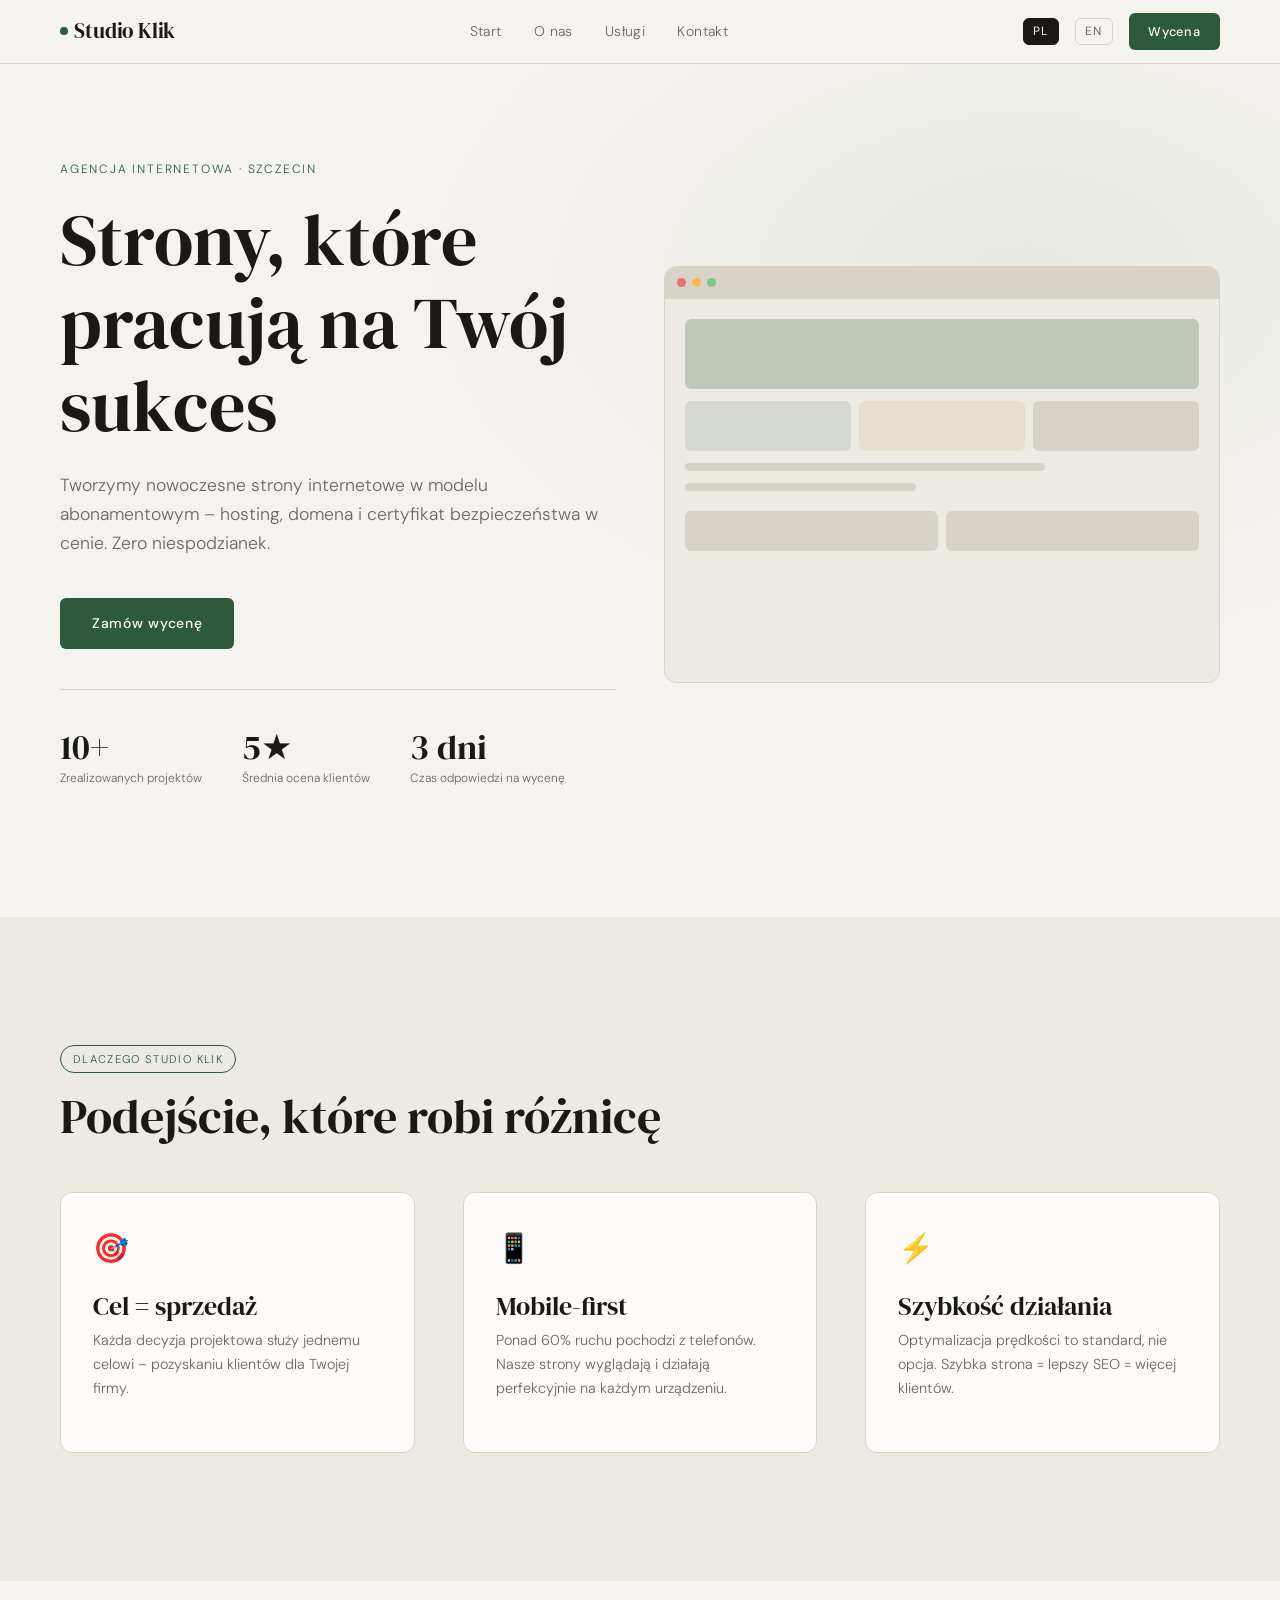
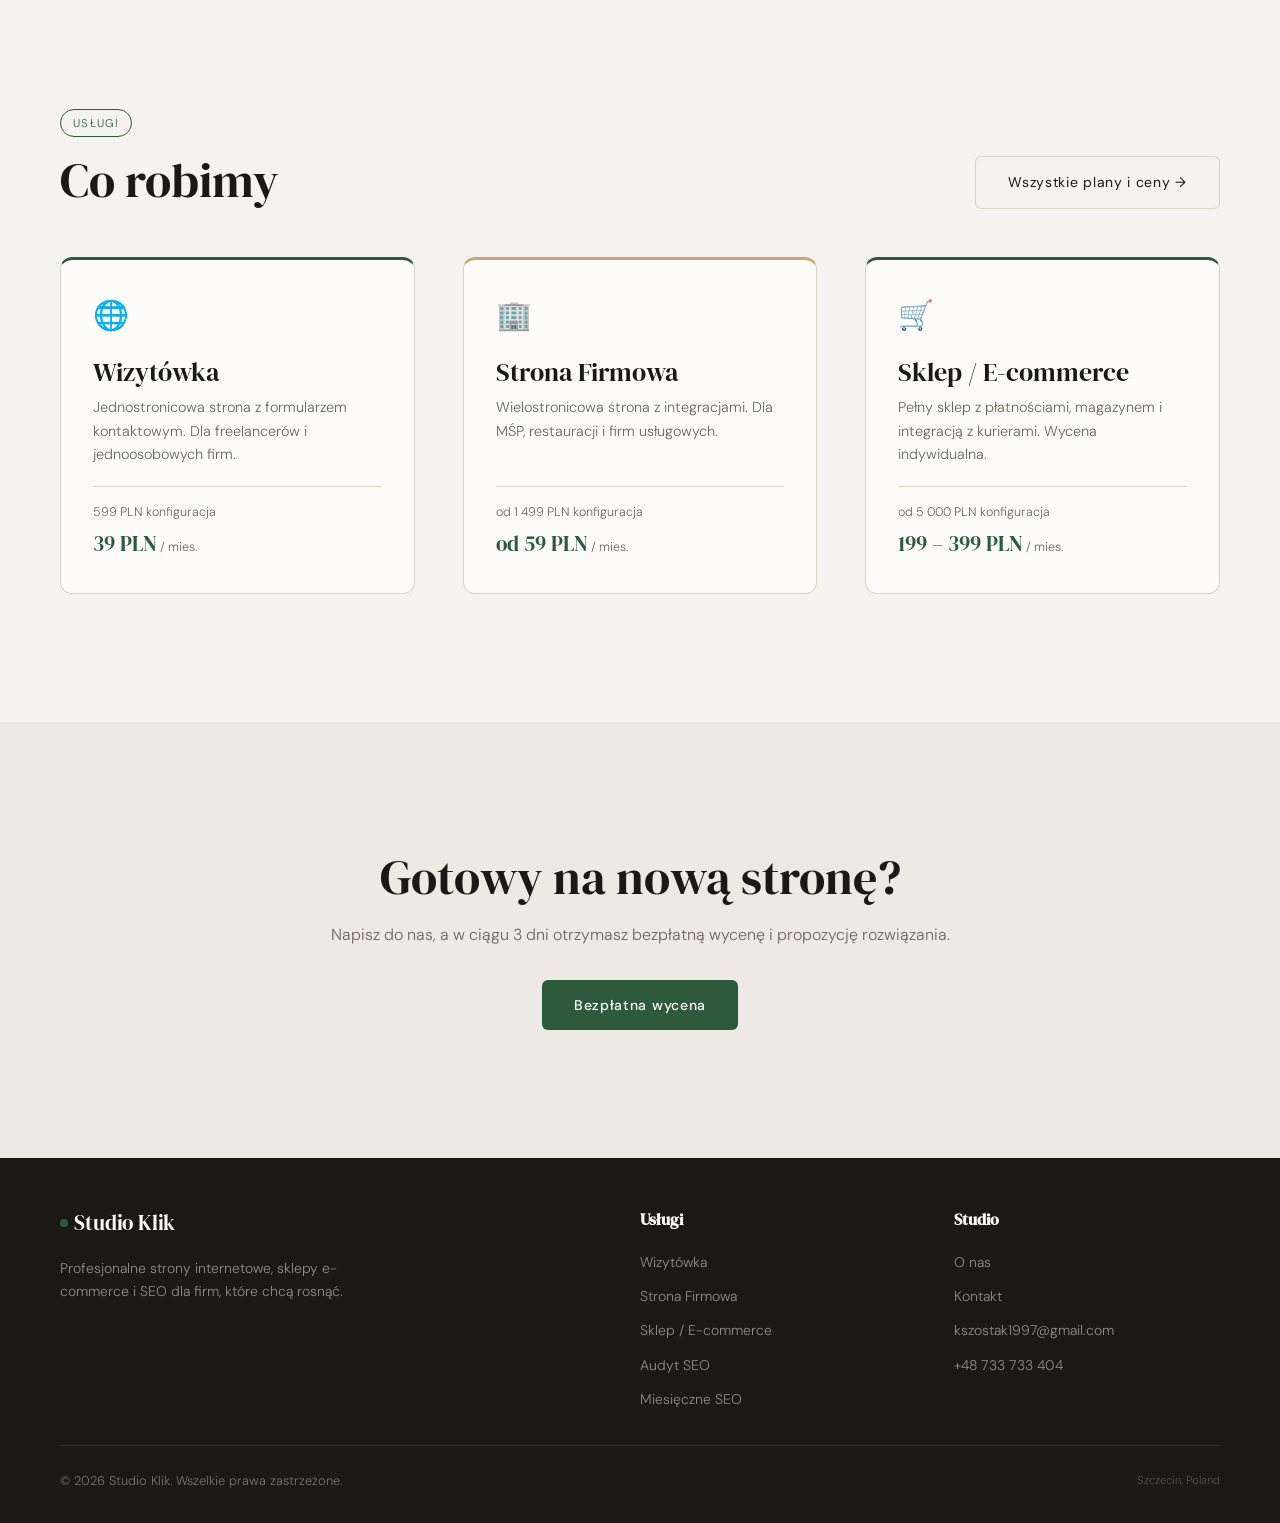
<file: index.html>
<!DOCTYPE html>
<html lang="pl">
<head>
  <meta charset="UTF-8" />
  <meta name="viewport" content="width=device-width, initial-scale=1.0" />
  <title>Studio Klik – Strony w abonamencie od 39 PLN/mies. | Szczecin</title>
  <meta name="description" content="Abonamentowe strony internetowe z hostingiem, domeną i certyfikatem bezpieczeństwa w cenie. Wizytówka od 599 PLN + 39 PLN/mies. Wycena w 3 dni." />
  <link rel="canonical" href="https://studiowww.pl/" />
  <link rel="alternate" hreflang="pl" href="https://studiowww.pl/" />
  <link rel="alternate" hreflang="en" href="https://studiowww.pl/" />
  <link rel="alternate" hreflang="x-default" href="https://studiowww.pl/" />
  <meta name="robots" content="index, follow, max-snippet:-1, max-image-preview:large, max-video-preview:-1" />
  <meta property="og:title" content="Studio Klik – Strony internetowe i SEO" />
  <meta property="og:description" content="Profesjonalne strony internetowe, sklepy e-commerce i SEO dla firm, które chcą rosnąć." />
  <meta property="og:url" content="https://studiowww.pl/" />
  <meta property="og:type" content="website" />
  <meta property="og:image" content="https://studiowww.pl/media/headshot.webp" />
  <meta property="og:image:alt" content="Kamil Szostak – założyciel Studio Klik" />
  <meta property="og:locale" content="pl_PL" />
  <meta property="og:locale:alternate" content="en_US" />
  <meta name="twitter:card" content="summary_large_image" />
  <meta name="twitter:title" content="Studio Klik – Strony internetowe i SEO" />
  <meta name="twitter:description" content="Profesjonalne strony internetowe, sklepy e-commerce i SEO dla firm, które chcą rosnąć." />
  <meta name="twitter:image" content="https://studiowww.pl/media/headshot.webp" />
  <link rel="preconnect" href="https://fonts.googleapis.com" />
  <link rel="preconnect" href="https://fonts.gstatic.com" crossorigin />
  <link href="https://fonts.googleapis.com/css2?family=DM+Serif+Display:ital@0;1&family=DM+Sans:ital,wght@0,300;0,400;0,500;1,300&display=swap" rel="stylesheet" />
  <link rel="stylesheet" href="/style.css" />
  <script type="application/ld+json">
  {
    "@context": "https://schema.org",
    "@type": "LocalBusiness",
    "@id": "https://studiowww.pl/#organization",
    "name": "Studio Klik",
    "url": "https://studiowww.pl",
    "logo": "https://studiowww.pl/media/headshot.webp",
    "image": "https://studiowww.pl/media/headshot.webp",
    "telephone": "+48733733404",
    "email": "kszostak1997@gmail.com",
    "address": {
      "@type": "PostalAddress",
      "addressLocality": "Szczecin",
      "addressCountry": "PL"
    },
    "geo": {
      "@type": "GeoCoordinates",
      "latitude": 53.4285,
      "longitude": 14.5528
    },
    "openingHoursSpecification": {
      "@type": "OpeningHoursSpecification",
      "dayOfWeek": ["Monday","Tuesday","Wednesday","Thursday","Friday"],
      "opens": "09:00",
      "closes": "17:00"
    },
    "priceRange": "599–15000 PLN",
    "description": "Agencja internetowa – profesjonalne strony WWW, sklepy e-commerce i SEO dla firm."
  }
  </script>
  <script type="application/ld+json">
  {
    "@context": "https://schema.org",
    "@type": "WebSite",
    "@id": "https://studiowww.pl/#website",
    "url": "https://studiowww.pl/",
    "name": "Studio Klik",
    "description": "Agencja internetowa – profesjonalne strony WWW, sklepy e-commerce i SEO dla firm.",
    "inLanguage": ["pl", "en"],
    "publisher": { "@id": "https://studiowww.pl/#organization" }
  }
  </script>
  <script type="application/ld+json">
  {
    "@context": "https://schema.org",
    "@type": "ItemList",
    "name": "Nawigacja główna",
    "itemListElement": [
      { "@type": "SiteNavigationElement", "position": 1, "name": "Start",   "url": "https://studiowww.pl/" },
      { "@type": "SiteNavigationElement", "position": 2, "name": "O nas",   "url": "https://studiowww.pl/o-nas" },
      { "@type": "SiteNavigationElement", "position": 3, "name": "Usługi",  "url": "https://studiowww.pl/uslugi" },
      { "@type": "SiteNavigationElement", "position": 4, "name": "Kontakt", "url": "https://studiowww.pl/kontakt" }
    ]
  }
  </script>
</head>
<body>

<!-- NAV -->
<nav>
  <div class="nav-inner">
    <a class="logo" href="/"><span class="logo-dot"></span>Studio Klik</a>
    <ul class="nav-links">
      <li><a href="/" data-nav-path="/" data-pl="Start" data-en="Home">Start</a></li>
      <li><a href="/o-nas" data-nav-path="/o-nas" data-pl="O nas" data-en="About">O nas</a></li>
      <li><a href="/uslugi" data-nav-path="/uslugi" data-pl="Usługi" data-en="Services">Usługi</a></li>
      <li><a href="/kontakt" data-nav-path="/kontakt" data-pl="Kontakt" data-en="Contact">Kontakt</a></li>
    </ul>
    <div class="nav-right">
      <button class="lang-btn" id="btn-pl" onclick="setLang('pl')">PL</button>
      <button class="lang-btn" id="btn-en" onclick="setLang('en')">EN</button>
      <a class="btn-nav" href="/kontakt" data-pl="Wycena" data-en="Get a quote">Wycena</a>
      <button class="hamburger" id="hamburger" onclick="toggleMenu()" aria-label="Menu">
        <span></span><span></span><span></span>
      </button>
    </div>
  </div>
</nav>
<div class="mobile-menu" id="mobile-menu">
  <a href="/" onclick="closeMenu()" data-pl="Start" data-en="Home">Start</a>
  <a href="/o-nas" onclick="closeMenu()" data-pl="O nas" data-en="About">O nas</a>
  <a href="/uslugi" onclick="closeMenu()" data-pl="Usługi" data-en="Services">Usługi</a>
  <a href="/kontakt" onclick="closeMenu()" data-pl="Kontakt" data-en="Contact">Kontakt</a>
  <div class="mobile-lang">
    <button class="lang-btn" id="btn-pl-m" onclick="setLang('pl')">PL</button>
    <button class="lang-btn" id="btn-en-m" onclick="setLang('en')">EN</button>
  </div>
</div>

<!-- HERO -->
<section class="hero">
  <div class="container">
    <div class="hero-grid">
      <div>
        <p class="hero-eyebrow fade-up" data-pl="Agencja internetowa · Szczecin" data-en="Web Studio · Szczecin">Agencja internetowa · Szczecin</p>
        <h1 class="fade-up-2" data-pl="Strony, które<br>pracują na Twój sukces" data-en="Websites that<br>work for your success">Strony, które<br>pracują na Twój sukces</h1>
        <p class="hero-sub fade-up-3" data-pl="Tworzymy nowoczesne strony internetowe w modelu abonamentowym – hosting, domena i certyfikat bezpieczeństwa w cenie. Zero niespodzianek." data-en="We build modern websites on a subscription model – hosting, domain and security certificate included. No surprises.">Tworzymy nowoczesne strony internetowe w modelu abonamentowym – hosting, domena i certyfikat bezpieczeństwa w cenie. Zero niespodzianek.</p>
        <div class="hero-ctas fade-up-4">
          <a class="btn-primary" href="/kontakt" data-pl="Zamów wycenę" data-en="Get a quote">Zamów wycenę</a>
        </div>
        <div class="hero-stats fade-up-4">
          <div>
            <div class="stat-num">10+</div>
            <div class="stat-lbl" data-pl="Zrealizowanych projektów" data-en="Completed projects">Zrealizowanych projektów</div>
          </div>
          <div>
            <div class="stat-num">5★</div>
            <div class="stat-lbl" data-pl="Średnia ocena klientów" data-en="Average client rating">Średnia ocena klientów</div>
          </div>
          <div>
            <div class="stat-num" data-pl="3 dni" data-en="3 days">3 dni</div>
            <div class="stat-lbl" data-pl="Czas odpowiedzi na wycenę" data-en="Quote response time">Czas odpowiedzi na wycenę</div>
          </div>
        </div>
      </div>
      <div>
        <div class="hero-visual">
          <div class="hero-mockup">
            <div class="mock-bar">
              <div class="mock-dot"></div><div class="mock-dot"></div><div class="mock-dot"></div>
            </div>
            <div class="mock-body">
              <div class="mock-hero-block" style="opacity:.25;background:var(--c-accent)"></div>
              <div class="mock-row">
                <div class="mock-card" style="background:var(--c-accent);opacity:.12"></div>
                <div class="mock-card" style="background:var(--c-accent2);opacity:.18"></div>
                <div class="mock-card" style="background:var(--c-border)"></div>
              </div>
              <div class="mock-line"></div>
              <div class="mock-line short"></div>
              <div class="mock-row" style="margin-top:.5rem">
                <div class="mock-card" style="height:40px;background:var(--c-border)"></div>
                <div class="mock-card" style="height:40px;background:var(--c-border)"></div>
              </div>
            </div>
          </div>
        </div>
      </div>
    </div>
  </div>
</section>

<!-- WHY US -->
<section class="section section--alt">
  <div class="container">
    <span class="tag" data-pl="Dlaczego Studio Klik" data-en="Why Studio Klik">Dlaczego Studio Klik</span>
    <h2 style="margin-bottom:3rem" data-pl="Podejście, które robi różnicę" data-en="An approach that makes a difference">Podejście, które robi różnicę</h2>
    <div class="grid-3">
      <div class="service-card">
        <div class="service-icon">🎯</div>
        <h3 data-pl="Cel = sprzedaż" data-en="Goal = sales">Cel = sprzedaż</h3>
        <p data-pl="Każda decyzja projektowa służy jednemu celowi – pozyskaniu klientów dla Twojej firmy." data-en="Every design decision serves one goal – getting customers for your business.">Każda decyzja projektowa służy jednemu celowi – pozyskaniu klientów dla Twojej firmy.</p>
      </div>
      <div class="service-card">
        <div class="service-icon">📱</div>
        <h3 data-pl="Mobile-first" data-en="Mobile-first">Mobile-first</h3>
        <p data-pl="Ponad 60% ruchu pochodzi z telefonów. Nasze strony wyglądają i działają perfekcyjnie na każdym urządzeniu." data-en="Over 60% of traffic comes from phones. Our sites look and work perfectly on every device.">Ponad 60% ruchu pochodzi z telefonów. Nasze strony wyglądają i działają perfekcyjnie na każdym urządzeniu.</p>
      </div>
      <div class="service-card">
        <div class="service-icon">⚡</div>
        <h3 data-pl="Szybkość działania" data-en="Fast performance">Szybkość działania</h3>
        <p data-pl="Optymalizacja prędkości to standard, nie opcja. Szybka strona = lepszy SEO = więcej klientów." data-en="Speed optimisation is standard, not optional. Faster site = better SEO = more clients.">Optymalizacja prędkości to standard, nie opcja. Szybka strona = lepszy SEO = więcej klientów.</p>
      </div>
    </div>
  </div>
</section>

<!-- SERVICES TEASER -->
<section class="section">
  <div class="container">
    <span class="tag" data-pl="Usługi" data-en="Services">Usługi</span>
    <div style="display:flex;align-items:flex-end;justify-content:space-between;flex-wrap:wrap;gap:1rem;margin-bottom:3rem">
      <h2 data-pl="Co robimy" data-en="What we do">Co robimy</h2>
      <a class="btn-outline" href="/uslugi" data-pl="Wszystkie plany i ceny →" data-en="All plans & pricing →">Wszystkie plany i ceny →</a>
    </div>
    <div class="grid-3">
      <div class="service-card" style="border-top:3px solid var(--c-accent)">
        <div class="service-card-inner">
          <div class="service-icon">🌐</div>
          <h3 data-pl="Wizytówka" data-en="Business Card Site">Wizytówka</h3>
          <p data-pl="Jednostronicowa strona z formularzem kontaktowym. Dla freelancerów i jednoosobowych firm." data-en="Single-page site with contact form. For freelancers and sole traders.">Jednostronicowa strona z formularzem kontaktowym. Dla freelancerów i jednoosobowych firm.</p>
          <div class="price-split" style="border-top:1px solid var(--c-border);padding-top:.9rem;margin-top:auto">
            <p style="font-size:.78rem;color:var(--c-mid);margin-bottom:.3rem">599 PLN <span data-pl="konfiguracja" data-en="setup">konfiguracja</span></p>
            <div style="font-family:'DM Serif Display',serif;font-size:1.3rem;color:var(--c-accent)">39 PLN<span style="font-family:'DM Sans',sans-serif;font-size:.78rem;font-weight:300;color:var(--c-mid)" data-pl=" / mies." data-en=" / mo."> / mies.</span></div>
          </div>
        </div>
      </div>
      <div class="service-card" style="border-top:3px solid var(--c-accent2)">
        <div class="service-card-inner">
          <div class="service-icon">🏢</div>
          <h3 data-pl="Strona Firmowa" data-en="Business Site">Strona Firmowa</h3>
          <p data-pl="Wielostronicowa strona z integracjami. Dla MŚP, restauracji i firm usługowych." data-en="Multi-page site with integrations. For SMEs, restaurants and service businesses.">Wielostronicowa strona z integracjami. Dla MŚP, restauracji i firm usługowych.</p>
          <div class="price-split" style="border-top:1px solid var(--c-border);padding-top:.9rem;margin-top:auto">
            <p style="font-size:.78rem;color:var(--c-mid);margin-bottom:.3rem"><span data-pl="od" data-en="from">od</span> 1 499 PLN <span data-pl="konfiguracja" data-en="setup">konfiguracja</span></p>
            <div style="font-family:'DM Serif Display',serif;font-size:1.3rem;color:var(--c-accent)"><span data-pl="od" data-en="from">od</span> 59 PLN<span style="font-family:'DM Sans',sans-serif;font-size:.78rem;font-weight:300;color:var(--c-mid)" data-pl=" / mies." data-en=" / mo."> / mies.</span></div>
          </div>
        </div>
      </div>
      <div class="service-card" style="border-top:3px solid var(--c-accent)">
        <div class="service-card-inner">
          <div class="service-icon">🛒</div>
          <h3 data-pl="Sklep / E-commerce" data-en="Shop / E-commerce">Sklep / E-commerce</h3>
          <p data-pl="Pełny sklep z płatnościami, magazynem i integracją z kurierami. Wycena indywidualna." data-en="Full store with payments, inventory and courier integrations. Individually quoted.">Pełny sklep z płatnościami, magazynem i integracją z kurierami. Wycena indywidualna.</p>
          <div class="price-split" style="border-top:1px solid var(--c-border);padding-top:.9rem;margin-top:auto">
            <p style="font-size:.78rem;color:var(--c-mid);margin-bottom:.3rem"><span data-pl="od" data-en="from">od</span> 5 000 PLN <span data-pl="konfiguracja" data-en="setup">konfiguracja</span></p>
            <div style="font-family:'DM Serif Display',serif;font-size:1.3rem;color:var(--c-accent)">199 – 399 PLN<span style="font-family:'DM Sans',sans-serif;font-size:.78rem;font-weight:300;color:var(--c-mid)" data-pl=" / mies." data-en=" / mo."> / mies.</span></div>
          </div>
        </div>
      </div>
    </div>
  </div>
</section>

<!-- CTA BANNER -->
<section class="section section--alt">
  <div class="container" style="text-align:center">
    <h2 style="margin-bottom:1rem" data-pl="Gotowy na nową stronę?" data-en="Ready for a new website?">Gotowy na nową stronę?</h2>
    <p style="margin:0 auto 2rem;color:var(--c-mid)" data-pl="Napisz do nas, a w ciągu 3 dni otrzymasz bezpłatną wycenę i propozycję rozwiązania." data-en="Get in touch and receive a free quote and proposal within 3 business days.">Napisz do nas, a w ciągu 3 dni otrzymasz bezpłatną wycenę i propozycję rozwiązania.</p>
    <a class="btn-primary" href="/kontakt" data-pl="Bezpłatna wycena" data-en="Free quote">Bezpłatna wycena</a>
  </div>
</section>

<!-- FOOTER -->
<footer>
  <div class="container">
    <div class="footer-inner">
      <div class="footer-brand">
        <a class="logo" href="/"><span class="logo-dot"></span>Studio Klik</a>
        <p data-pl="Profesjonalne strony internetowe, sklepy e-commerce i SEO dla firm, które chcą rosnąć." data-en="Professional websites, e-commerce stores and SEO for businesses that want to grow.">Profesjonalne strony internetowe, sklepy e-commerce i SEO dla firm, które chcą rosnąć.</p>
      </div>
      <div class="footer-col">
        <h4 data-pl="Usługi" data-en="Services">Usługi</h4>
        <ul>
          <li><a href="/uslugi" data-pl="Wizytówka" data-en="Business Card Site">Wizytówka</a></li>
          <li><a href="/uslugi" data-pl="Strona Firmowa" data-en="Business Site">Strona Firmowa</a></li>
          <li><a href="/uslugi" data-pl="Sklep / E-commerce" data-en="Shop / E-commerce">Sklep / E-commerce</a></li>
          <li><a href="/uslugi" data-pl="Audyt SEO" data-en="SEO audit">Audyt SEO</a></li>
          <li><a href="/uslugi" data-pl="Miesięczne SEO" data-en="Monthly SEO">Miesięczne SEO</a></li>
        </ul>
      </div>
      <div class="footer-col">
        <h4 data-pl="Studio" data-en="Studio">Studio</h4>
        <ul>
          <li><a href="/o-nas" data-pl="O nas" data-en="About us">O nas</a></li>
          <li><a href="/kontakt" data-pl="Kontakt" data-en="Contact">Kontakt</a></li>
          <li><a href="mailto:kszostak1997@gmail.com">kszostak1997@gmail.com</a></li>
          <li><a href="tel:+48733733404">+48 733 733 404</a></li>
        </ul>
      </div>
    </div>
    <div class="footer-bottom">
      <p>© 2026 Studio Klik. <span data-pl="Wszelkie prawa zastrzeżone." data-en="All rights reserved.">Wszelkie prawa zastrzeżone.</span></p>
      <p style="color:rgba(255,255,255,.25);font-size:.7rem">Szczecin, Poland</p>
    </div>
  </div>
</footer>

<script src="/shared.js"></script>
</body>
</html>
</file>
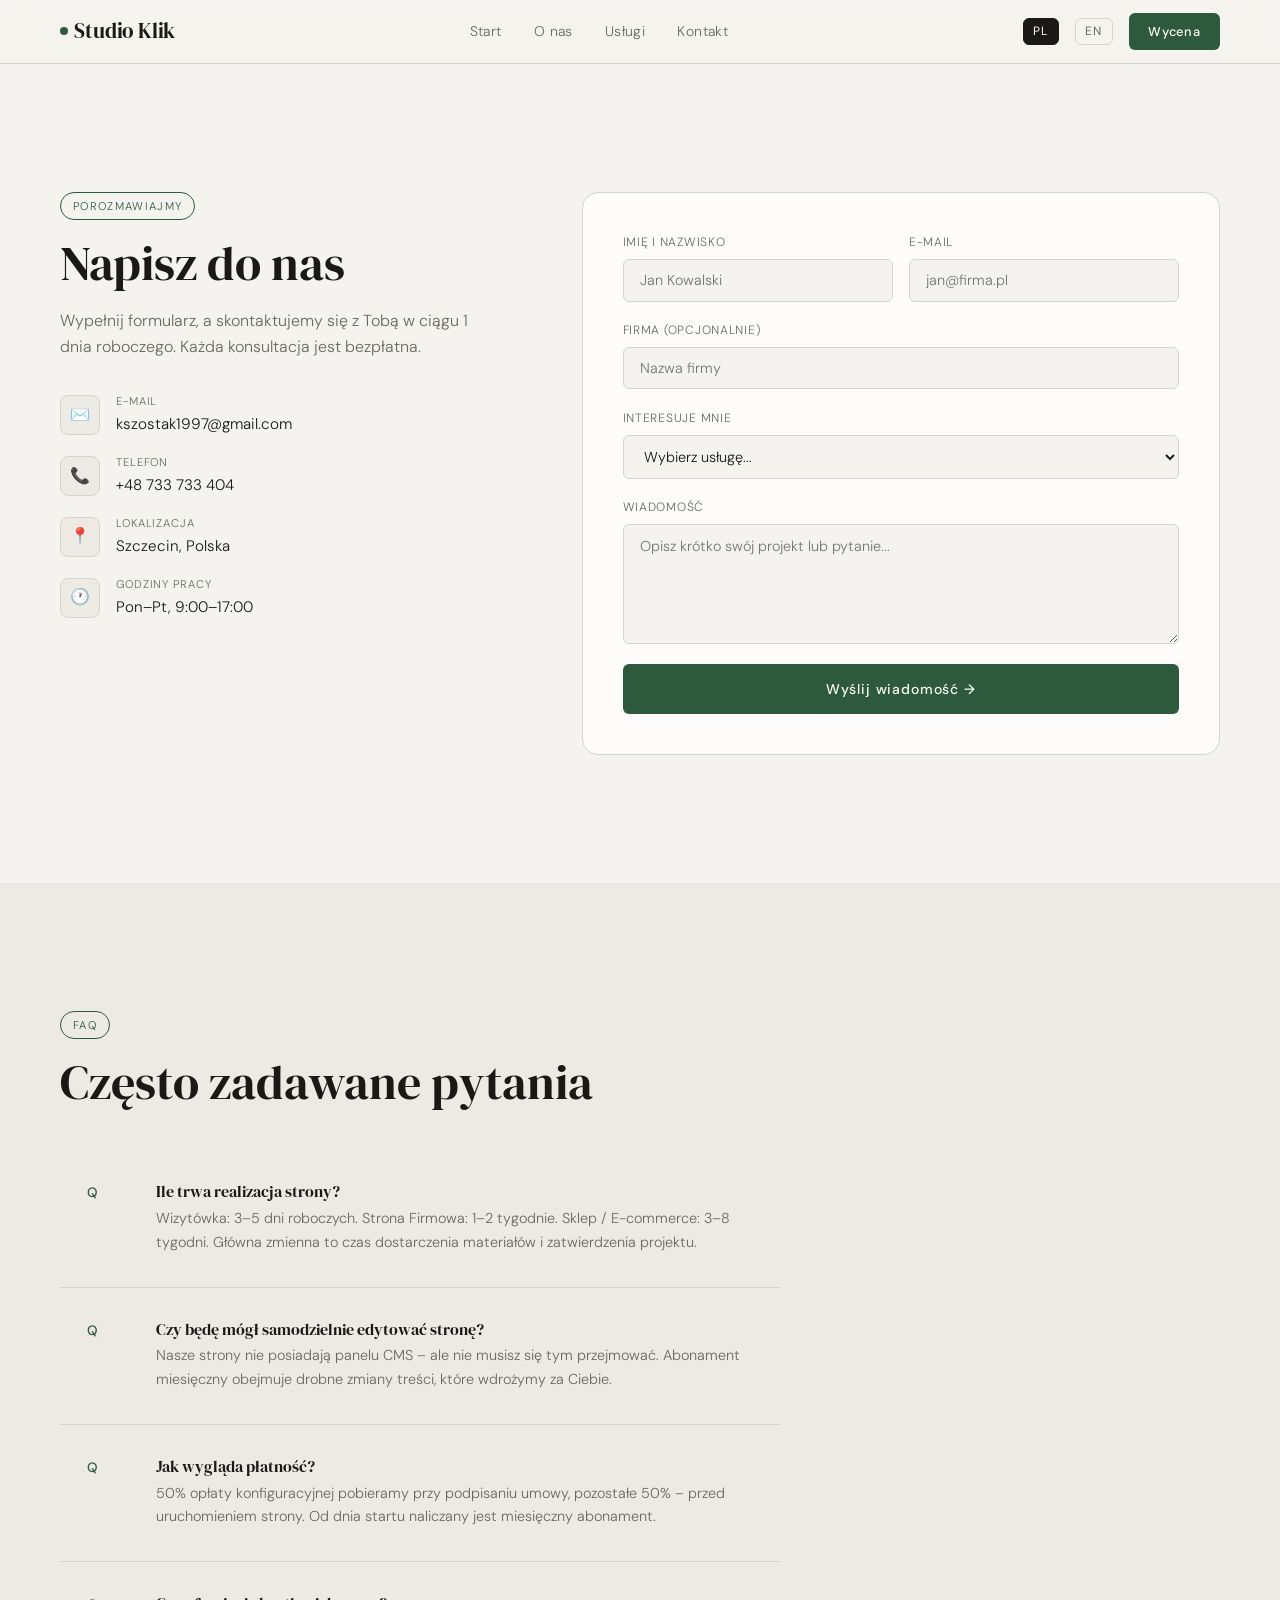
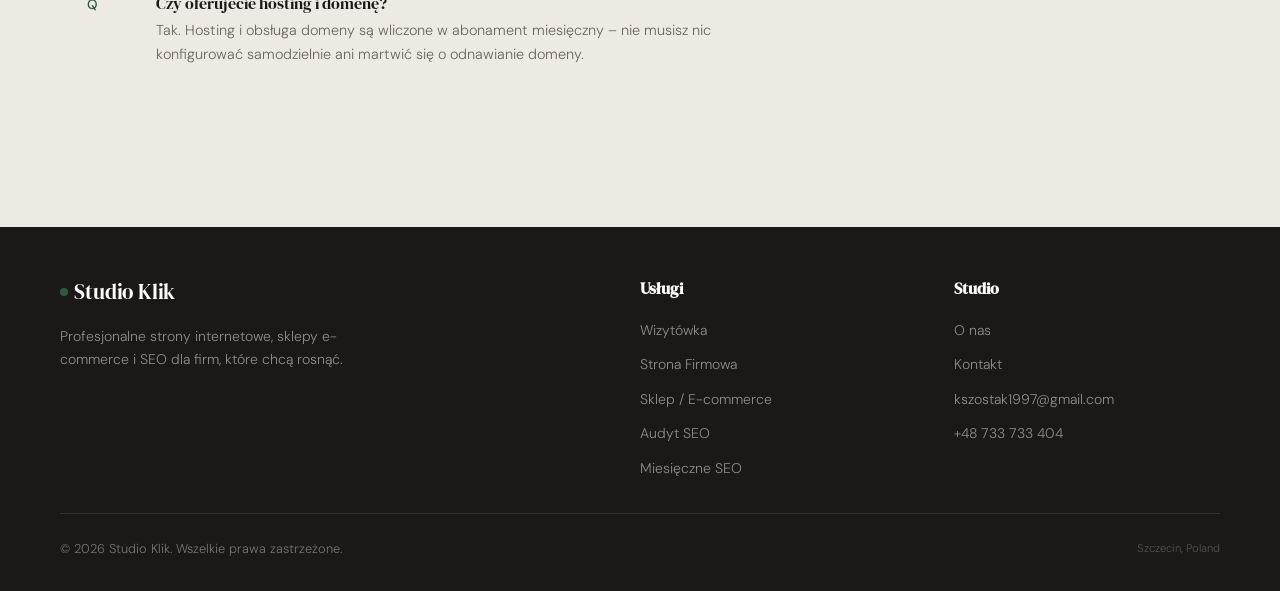
<file: kontakt/index.html>
<!DOCTYPE html>
<html lang="pl">
<head>
  <meta charset="UTF-8" />
  <meta name="viewport" content="width=device-width, initial-scale=1.0" />
  <title>Kontakt – Bezpłatna wycena strony WWW | Studio Klik</title>
  <meta name="description" content="Skontaktuj się ze Studio Klik. Bezpłatna wycena w ciągu 3 dni. Tworzymy strony internetowe i sklepy e-commerce dla firm z całej Polski." />
  <link rel="canonical" href="https://studiowww.pl/kontakt" />
  <link rel="alternate" hreflang="pl" href="https://studiowww.pl/kontakt" />
  <link rel="alternate" hreflang="en" href="https://studiowww.pl/kontakt" />
  <link rel="alternate" hreflang="x-default" href="https://studiowww.pl/kontakt" />
  <meta name="robots" content="index, follow, max-snippet:-1, max-image-preview:large, max-video-preview:-1" />
  <meta property="og:title" content="Kontakt – Studio Klik" />
  <meta property="og:description" content="Bezpłatna wycena w ciągu 3 dni. Napisz do nas o swojej stronie." />
  <meta property="og:url" content="https://studiowww.pl/kontakt" />
  <meta property="og:type" content="website" />
  <meta property="og:image" content="https://studiowww.pl/media/headshot.webp" />
  <meta property="og:image:alt" content="Studio Klik – Bezpłatna wycena strony" />
  <meta property="og:locale" content="pl_PL" />
  <meta name="twitter:card" content="summary_large_image" />
  <meta name="twitter:title" content="Kontakt – Studio Klik" />
  <meta name="twitter:description" content="Bezpłatna wycena w ciągu 3 dni. Napisz do nas o swojej stronie." />
  <meta name="twitter:image" content="https://studiowww.pl/media/headshot.webp" />
  <link rel="preconnect" href="https://fonts.googleapis.com" />
  <link rel="preconnect" href="https://fonts.gstatic.com" crossorigin />
  <link href="https://fonts.googleapis.com/css2?family=DM+Serif+Display:ital@0;1&family=DM+Sans:ital,wght@0,300;0,400;0,500;1,300&display=swap" rel="stylesheet" />
  <link rel="stylesheet" href="/style.css" />
  <script type="application/ld+json">
  {
    "@context": "https://schema.org",
    "@type": "ContactPage",
    "name": "Kontakt – Studio Klik",
    "url": "https://studiowww.pl/kontakt",
    "mainEntity": {
      "@type": "LocalBusiness",
      "name": "Studio Klik",
      "telephone": "+48733733404",
      "email": "kszostak1997@gmail.com",
      "address": {
        "@type": "PostalAddress",
        "addressLocality": "Szczecin",
        "addressCountry": "PL"
      }
    }
  }
  </script>
  <script type="application/ld+json">
  {
    "@context": "https://schema.org",
    "@type": "BreadcrumbList",
    "itemListElement": [
      { "@type": "ListItem", "position": 1, "name": "Start",   "item": "https://studiowww.pl/" },
      { "@type": "ListItem", "position": 2, "name": "Kontakt", "item": "https://studiowww.pl/kontakt" }
    ]
  }
  </script>
  <script type="application/ld+json">
  {
    "@context": "https://schema.org",
    "@type": "FAQPage",
    "mainEntity": [
      {
        "@type": "Question",
        "name": "Ile trwa realizacja strony?",
        "acceptedAnswer": {
          "@type": "Answer",
          "text": "Wizytówka: 3–5 dni roboczych. Strona Firmowa: 1–2 tygodnie. Sklep / E-commerce: 3–8 tygodni. Główna zmienna to czas dostarczenia materiałów i zatwierdzenia projektu."
        }
      },
      {
        "@type": "Question",
        "name": "Czy będę mógł samodzielnie edytować stronę?",
        "acceptedAnswer": {
          "@type": "Answer",
          "text": "Nasze strony nie posiadają panelu CMS – ale nie musisz się tym przejmować. Abonament miesięczny obejmuje drobne zmiany treści, które wdrożymy za Ciebie."
        }
      },
      {
        "@type": "Question",
        "name": "Jak wygląda płatność?",
        "acceptedAnswer": {
          "@type": "Answer",
          "text": "50% opłaty konfiguracyjnej pobieramy przy podpisaniu umowy, pozostałe 50% – przed uruchomieniem strony. Od dnia startu naliczany jest miesięczny abonament."
        }
      },
      {
        "@type": "Question",
        "name": "Czy oferujecie hosting i domenę?",
        "acceptedAnswer": {
          "@type": "Answer",
          "text": "Tak. Hosting i obsługa domeny są wliczone w abonament miesięczny – nie musisz nic konfigurować samodzielnie ani martwić się o odnawianie domeny."
        }
      }
    ]
  }
  </script>
</head>
<body>

<!-- NAV -->
<nav>
  <div class="nav-inner">
    <a class="logo" href="/"><span class="logo-dot"></span>Studio Klik</a>
    <ul class="nav-links">
      <li><a href="/" data-nav-path="/" data-pl="Start" data-en="Home">Start</a></li>
      <li><a href="/o-nas" data-nav-path="/o-nas" data-pl="O nas" data-en="About">O nas</a></li>
      <li><a href="/uslugi" data-nav-path="/uslugi" data-pl="Usługi" data-en="Services">Usługi</a></li>
      <li><a href="/kontakt" data-nav-path="/kontakt" data-pl="Kontakt" data-en="Contact">Kontakt</a></li>
    </ul>
    <div class="nav-right">
      <button class="lang-btn" id="btn-pl" onclick="setLang('pl')">PL</button>
      <button class="lang-btn" id="btn-en" onclick="setLang('en')">EN</button>
      <a class="btn-nav" href="/kontakt" data-pl="Wycena" data-en="Get a quote">Wycena</a>
      <button class="hamburger" id="hamburger" onclick="toggleMenu()" aria-label="Menu">
        <span></span><span></span><span></span>
      </button>
    </div>
  </div>
</nav>
<div class="mobile-menu" id="mobile-menu">
  <a href="/" onclick="closeMenu()" data-pl="Start" data-en="Home">Start</a>
  <a href="/o-nas" onclick="closeMenu()" data-pl="O nas" data-en="About">O nas</a>
  <a href="/uslugi" onclick="closeMenu()" data-pl="Usługi" data-en="Services">Usługi</a>
  <a href="/kontakt" onclick="closeMenu()" data-pl="Kontakt" data-en="Contact">Kontakt</a>
  <div class="mobile-lang">
    <button class="lang-btn" id="btn-pl-m" onclick="setLang('pl')">PL</button>
    <button class="lang-btn" id="btn-en-m" onclick="setLang('en')">EN</button>
  </div>
</div>

<main class="page-top">
  <section class="section">
    <div class="container">
      <div class="contact-grid">
        <div class="contact-info">
          <span class="tag" data-pl="Porozmawiajmy" data-en="Let's talk">Porozmawiajmy</span>
          <h1 style="font-size:clamp(1.8rem,4vw,3rem);margin-bottom:1rem" data-pl="Napisz do nas" data-en="Get in touch">Napisz do nas</h1>
          <p data-pl="Wypełnij formularz, a skontaktujemy się z Tobą w ciągu 1 dnia roboczego. Każda konsultacja jest bezpłatna." data-en="Fill in the form and we'll get back to you within 1 business day. Every consultation is free.">Wypełnij formularz, a skontaktujemy się z Tobą w ciągu 1 dnia roboczego. Każda konsultacja jest bezpłatna.</p>
          <div class="contact-details">
            <div class="contact-detail">
              <div class="contact-icon">✉️</div>
              <div class="contact-detail-text">
                <small data-pl="E-mail" data-en="Email">E-mail</small>
                <span><a href="mailto:kszostak1997@gmail.com">kszostak1997@gmail.com</a></span>
              </div>
            </div>
            <div class="contact-detail">
              <div class="contact-icon">📞</div>
              <div class="contact-detail-text">
                <small data-pl="Telefon" data-en="Phone">Telefon</small>
                <span><a href="tel:+48733733404">+48 733 733 404</a></span>
              </div>
            </div>
            <div class="contact-detail">
              <div class="contact-icon">📍</div>
              <div class="contact-detail-text">
                <small data-pl="Lokalizacja" data-en="Location">Lokalizacja</small>
                <span>Szczecin, Polska</span>
              </div>
            </div>
            <div class="contact-detail">
              <div class="contact-icon">🕐</div>
              <div class="contact-detail-text">
                <small data-pl="Godziny pracy" data-en="Working hours">Godziny pracy</small>
                <span data-pl="Pon–Pt, 9:00–17:00" data-en="Mon–Fri, 9:00–17:00">Pon–Pt, 9:00–17:00</span>
              </div>
            </div>
          </div>
        </div>

        <div class="form-card">
          <div id="form-fields">
            <div class="form-row">
              <div class="form-group">
                <label data-pl="Imię i nazwisko" data-en="Full name">Imię i nazwisko</label>
                <input type="text" id="f-name" placeholder="Jan Kowalski" data-pl-placeholder="Jan Kowalski" data-en-placeholder="John Smith" autocomplete="name" />
              </div>
              <div class="form-group">
                <label data-pl="E-mail" data-en="Email">E-mail</label>
                <input type="email" id="f-email" placeholder="jan@firma.pl" data-pl-placeholder="jan@firma.pl" data-en-placeholder="john@company.com" autocomplete="email" />
              </div>
            </div>
            <div class="form-group">
              <label data-pl="Firma (opcjonalnie)" data-en="Company (optional)">Firma (opcjonalnie)</label>
              <input type="text" id="f-company" placeholder="Nazwa firmy" data-pl-placeholder="Nazwa firmy" data-en-placeholder="Company name" autocomplete="off" />
            </div>
            <div class="form-group">
              <label data-pl="Interesuje mnie" data-en="I'm interested in">Interesuje mnie</label>
              <select id="f-service">
                <option value="" data-pl="Wybierz usługę..." data-en="Choose a service...">Wybierz usługę...</option>
                <option value="wizytowka" data-pl="Wizytówka (599 PLN + 39 PLN/mies.)" data-en="Business Card Site (599 PLN + 39 PLN/mo.)">Wizytówka (599 PLN + 39 PLN/mies.)</option>
                <option value="business" data-pl="Strona Firmowa (od 1 499 PLN + od 59 PLN/mies.)" data-en="Business Site (from 1 499 PLN + from 59 PLN/mo.)">Strona Firmowa (od 1 499 PLN + od 59 PLN/mies.)</option>
                <option value="ecommerce" data-pl="Sklep / E-commerce (od 5 000 PLN)" data-en="Shop / E-commerce (from 5 000 PLN)">Sklep / E-commerce (od 5 000 PLN)</option>
                <option value="seo-audit" data-pl="Audyt SEO (499–999 PLN)" data-en="SEO audit (499–999 PLN)">Audyt SEO (499–999 PLN)</option>
                <option value="seo-monthly" data-pl="Miesięczne SEO (+199 PLN/mies.)" data-en="Monthly SEO (+199 PLN/mo.)">Miesięczne SEO (+199 PLN/mies.)</option>
                <option value="other" data-pl="Inne / nie wiem jeszcze" data-en="Other / not sure yet">Inne / nie wiem jeszcze</option>
              </select>
            </div>
            <div class="form-group">
              <label data-pl="Wiadomość" data-en="Message">Wiadomość</label>
              <textarea id="f-message"
                data-pl-placeholder="Opisz krótko swój projekt lub pytanie..."
                data-en-placeholder="Briefly describe your project or question..."
                placeholder="Opisz krótko swój projekt lub pytanie..."></textarea>
            </div>
            <button class="btn-submit" onclick="submitForm()" data-pl="Wyślij wiadomość →" data-en="Send message →">Wyślij wiadomość →</button>
            <p id="form-error" style="display:none;color:#c0392b;font-size:.82rem;margin-top:.75rem"></p>
          </div>
          <div class="form-success" id="form-success">
            <div class="success-icon">✅</div>
            <h3 data-pl="Wiadomość wysłana!" data-en="Message sent!">Wiadomość wysłana!</h3>
            <p data-pl="Dziękujemy za kontakt. Odpiszemy w ciągu jednego dnia roboczego." data-en="Thank you for reaching out. We'll reply within one business day.">Dziękujemy za kontakt. Odpiszemy w ciągu jednego dnia roboczego.</p>
          </div>
        </div>
      </div>
    </div>
  </section>

  <!-- FAQ -->
  <section class="section section--alt">
    <div class="container">
      <span class="tag">FAQ</span>
      <h2 style="margin-bottom:2.5rem" data-pl="Często zadawane pytania" data-en="Frequently asked questions">Często zadawane pytania</h2>
      <div style="max-width:720px;display:flex;flex-direction:column;gap:0">
        <div class="process-step">
          <div class="step-num" style="font-size:.85rem;width:auto;height:auto;border:none;color:var(--c-accent);font-family:inherit;font-weight:500">Q</div>
          <div class="step-content">
            <h3 style="font-size:1rem" data-pl="Ile trwa realizacja strony?" data-en="How long does it take to build a website?">Ile trwa realizacja strony?</h3>
            <p data-pl="Wizytówka: 3–5 dni roboczych. Strona Firmowa: 1–2 tygodnie. Sklep / E-commerce: 3–8 tygodni. Główna zmienna to czas dostarczenia materiałów i zatwierdzenia projektu." data-en="Business Card Site: 3–5 business days. Business Site: 1–2 weeks. Shop / E-commerce: 3–8 weeks. The main variable is how quickly materials and design approvals come in.">Wizytówka: 3–5 dni roboczych. Strona Firmowa: 1–2 tygodnie. Sklep / E-commerce: 3–8 tygodni. Główna zmienna to czas dostarczenia materiałów i zatwierdzenia projektu.</p>
          </div>
        </div>
        <div class="process-step">
          <div class="step-num" style="font-size:.85rem;width:auto;height:auto;border:none;color:var(--c-accent);font-family:inherit;font-weight:500">Q</div>
          <div class="step-content">
            <h3 style="font-size:1rem" data-pl="Czy będę mógł samodzielnie edytować stronę?" data-en="Will I be able to make changes to my site?">Czy będę mógł samodzielnie edytować stronę?</h3>
            <p data-pl="Nasze strony nie posiadają panelu CMS – ale nie musisz się tym przejmować. Abonament miesięczny obejmuje drobne zmiany treści, które wdrożymy za Ciebie." data-en="Our sites don't have a CMS panel – but you don't need to worry about that. Your monthly subscription includes minor content updates, which we handle for you.">Nasze strony nie posiadają panelu CMS – ale nie musisz się tym przejmować. Abonament miesięczny obejmuje drobne zmiany treści, które wdrożymy za Ciebie.</p>
          </div>
        </div>
        <div class="process-step">
          <div class="step-num" style="font-size:.85rem;width:auto;height:auto;border:none;color:var(--c-accent);font-family:inherit;font-weight:500">Q</div>
          <div class="step-content">
            <h3 style="font-size:1rem" data-pl="Jak wygląda płatność?" data-en="How does payment work?">Jak wygląda płatność?</h3>
            <p data-pl="50% opłaty konfiguracyjnej pobieramy przy podpisaniu umowy, pozostałe 50% – przed uruchomieniem strony. Od dnia startu naliczany jest miesięczny abonament." data-en="50% of the setup fee is collected when the contract is signed, the remaining 50% before launch. The monthly subscription starts from the day the site goes live.">50% opłaty konfiguracyjnej pobieramy przy podpisaniu umowy, pozostałe 50% – przed uruchomieniem strony. Od dnia startu naliczany jest miesięczny abonament.</p>
          </div>
        </div>
        <div class="process-step" style="border-bottom:none">
          <div class="step-num" style="font-size:.85rem;width:auto;height:auto;border:none;color:var(--c-accent);font-family:inherit;font-weight:500">Q</div>
          <div class="step-content">
            <h3 style="font-size:1rem" data-pl="Czy oferujecie hosting i domenę?" data-en="Do you offer hosting and domain?">Czy oferujecie hosting i domenę?</h3>
            <p data-pl="Tak. Hosting i obsługa domeny są wliczone w abonament miesięczny – nie musisz nic konfigurować samodzielnie ani martwić się o odnawianie domeny." data-en="Yes. Hosting and domain management are included in the monthly subscription – you don't need to set anything up yourself or worry about domain renewals.">Tak. Hosting i obsługa domeny są wliczone w abonament miesięczny – nie musisz nic konfigurować samodzielnie ani martwić się o odnawianie domeny.</p>
          </div>
        </div>
      </div>
    </div>
  </section>
</main>

<!-- FOOTER -->
<footer>
  <div class="container">
    <div class="footer-inner">
      <div class="footer-brand">
        <a class="logo" href="/"><span class="logo-dot"></span>Studio Klik</a>
        <p data-pl="Profesjonalne strony internetowe, sklepy e-commerce i SEO dla firm, które chcą rosnąć." data-en="Professional websites, e-commerce stores and SEO for businesses that want to grow.">Profesjonalne strony internetowe, sklepy e-commerce i SEO dla firm, które chcą rosnąć.</p>
      </div>
      <div class="footer-col">
        <h4 data-pl="Usługi" data-en="Services">Usługi</h4>
        <ul>
          <li><a href="/uslugi" data-pl="Wizytówka" data-en="Business Card Site">Wizytówka</a></li>
          <li><a href="/uslugi" data-pl="Strona Firmowa" data-en="Business Site">Strona Firmowa</a></li>
          <li><a href="/uslugi" data-pl="Sklep / E-commerce" data-en="Shop / E-commerce">Sklep / E-commerce</a></li>
          <li><a href="/uslugi" data-pl="Audyt SEO" data-en="SEO audit">Audyt SEO</a></li>
          <li><a href="/uslugi" data-pl="Miesięczne SEO" data-en="Monthly SEO">Miesięczne SEO</a></li>
        </ul>
      </div>
      <div class="footer-col">
        <h4 data-pl="Studio" data-en="Studio">Studio</h4>
        <ul>
          <li><a href="/o-nas" data-pl="O nas" data-en="About us">O nas</a></li>
          <li><a href="/kontakt" data-pl="Kontakt" data-en="Contact">Kontakt</a></li>
          <li><a href="mailto:kszostak1997@gmail.com">kszostak1997@gmail.com</a></li>
          <li><a href="tel:+48733733404">+48 733 733 404</a></li>
        </ul>
      </div>
    </div>
    <div class="footer-bottom">
      <p>© 2026 Studio Klik. <span data-pl="Wszelkie prawa zastrzeżone." data-en="All rights reserved.">Wszelkie prawa zastrzeżone.</span></p>
      <p style="color:rgba(255,255,255,.25);font-size:.7rem">Szczecin, Poland</p>
    </div>
  </div>
</footer>

<script src="/shared.js"></script>
</body>
</html>
</file>
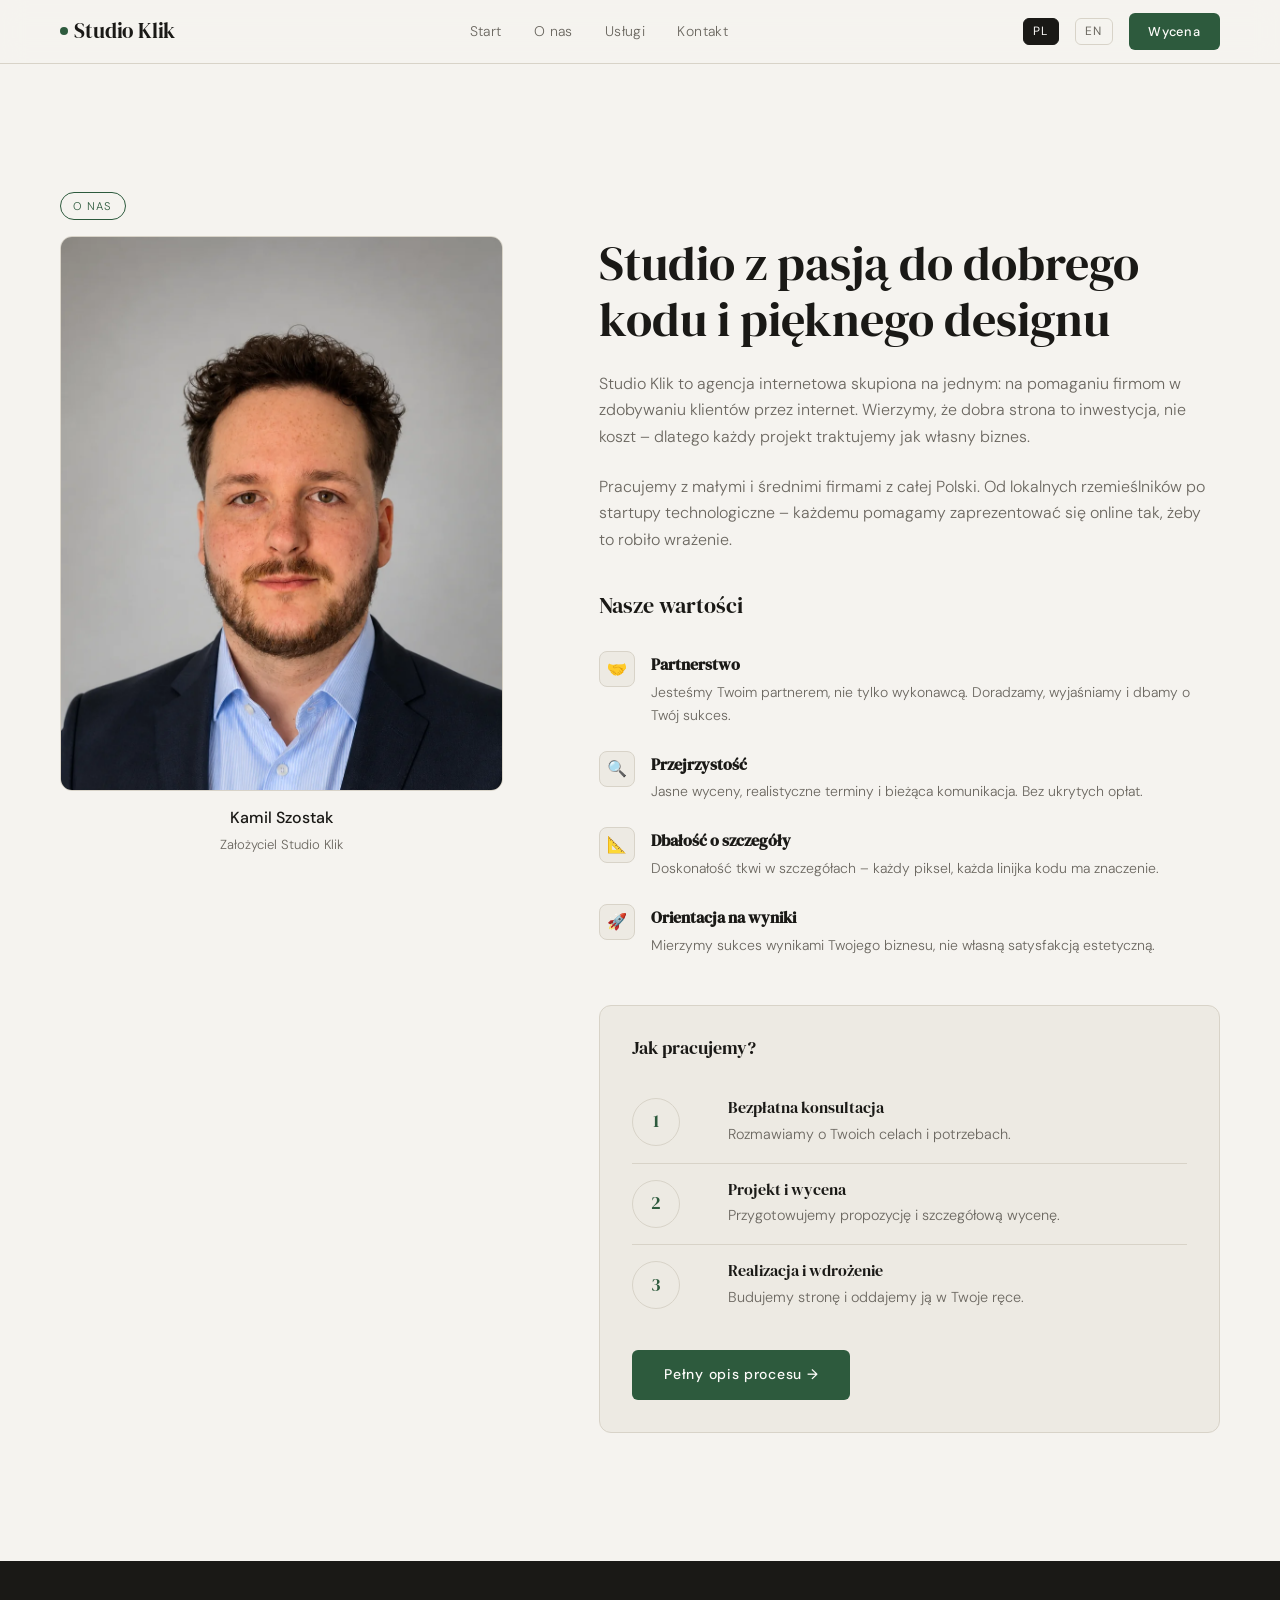
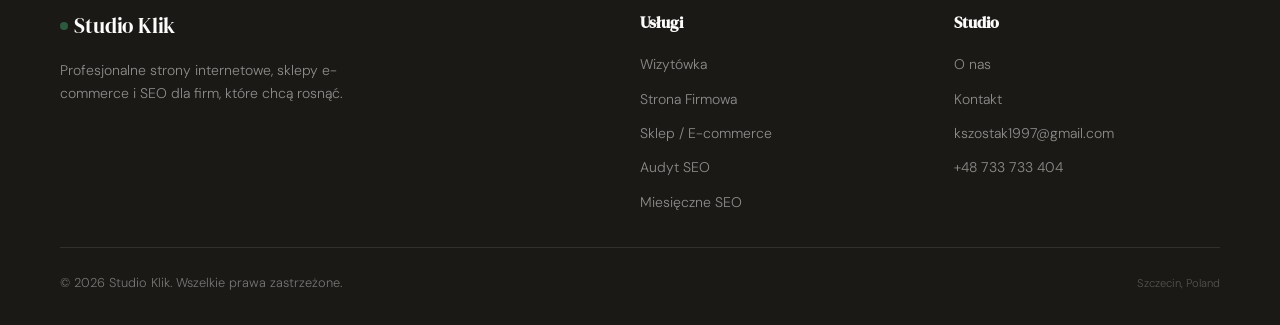
<file: o-nas/index.html>
<!DOCTYPE html>
<html lang="pl">
<head>
  <meta charset="UTF-8" />
  <meta name="viewport" content="width=device-width, initial-scale=1.0" />
  <title>O nas – Studio Klik | Agencja internetowa Szczecin</title>
  <meta name="description" content="Poznaj Studio Klik – agencję internetową ze Szczecina. Tworzymy strony WWW i sklepy e-commerce z pasją do dobrego kodu i pięknego designu." />
  <link rel="canonical" href="https://studiowww.pl/o-nas" />
  <link rel="alternate" hreflang="pl" href="https://studiowww.pl/o-nas" />
  <link rel="alternate" hreflang="en" href="https://studiowww.pl/o-nas" />
  <link rel="alternate" hreflang="x-default" href="https://studiowww.pl/o-nas" />
  <meta name="robots" content="index, follow, max-snippet:-1, max-image-preview:large, max-video-preview:-1" />
  <meta property="og:title" content="O nas – Studio Klik" />
  <meta property="og:description" content="Agencja internetowa ze Szczecina. Tworzymy strony WWW z pasją do dobrego kodu i pięknego designu." />
  <meta property="og:url" content="https://studiowww.pl/o-nas" />
  <meta property="og:type" content="website" />
  <meta property="og:image" content="https://studiowww.pl/media/headshot.webp" />
  <meta property="og:image:alt" content="Kamil Szostak – założyciel Studio Klik" />
  <meta property="og:locale" content="pl_PL" />
  <meta name="twitter:card" content="summary_large_image" />
  <meta name="twitter:title" content="O nas – Studio Klik" />
  <meta name="twitter:description" content="Agencja internetowa ze Szczecina. Tworzymy strony WWW z pasją do dobrego kodu i pięknego designu." />
  <meta name="twitter:image" content="https://studiowww.pl/media/headshot.webp" />
  <link rel="preconnect" href="https://fonts.googleapis.com" />
  <link rel="preconnect" href="https://fonts.gstatic.com" crossorigin />
  <link href="https://fonts.googleapis.com/css2?family=DM+Serif+Display:ital@0;1&family=DM+Sans:ital,wght@0,300;0,400;0,500;1,300&display=swap" rel="stylesheet" />
  <link rel="stylesheet" href="/style.css" />
  <script type="application/ld+json">
  {
    "@context": "https://schema.org",
    "@type": "BreadcrumbList",
    "itemListElement": [
      { "@type": "ListItem", "position": 1, "name": "Start",  "item": "https://studiowww.pl/" },
      { "@type": "ListItem", "position": 2, "name": "O nas",  "item": "https://studiowww.pl/o-nas" }
    ]
  }
  </script>
  <script type="application/ld+json">
  {
    "@context": "https://schema.org",
    "@type": "Person",
    "@id": "https://studiowww.pl/o-nas#kamil-szostak",
    "name": "Kamil Szostak",
    "jobTitle": "Założyciel Studio Klik",
    "image": "https://studiowww.pl/media/headshot.webp",
    "worksFor": { "@id": "https://studiowww.pl/#organization" },
    "url": "https://studiowww.pl/o-nas"
  }
  </script>
</head>
<body>

<!-- NAV -->
<nav>
  <div class="nav-inner">
    <a class="logo" href="/"><span class="logo-dot"></span>Studio Klik</a>
    <ul class="nav-links">
      <li><a href="/" data-nav-path="/" data-pl="Start" data-en="Home">Start</a></li>
      <li><a href="/o-nas" data-nav-path="/o-nas" data-pl="O nas" data-en="About">O nas</a></li>
      <li><a href="/uslugi" data-nav-path="/uslugi" data-pl="Usługi" data-en="Services">Usługi</a></li>
      <li><a href="/kontakt" data-nav-path="/kontakt" data-pl="Kontakt" data-en="Contact">Kontakt</a></li>
    </ul>
    <div class="nav-right">
      <button class="lang-btn" id="btn-pl" onclick="setLang('pl')">PL</button>
      <button class="lang-btn" id="btn-en" onclick="setLang('en')">EN</button>
      <a class="btn-nav" href="/kontakt" data-pl="Wycena" data-en="Get a quote">Wycena</a>
      <button class="hamburger" id="hamburger" onclick="toggleMenu()" aria-label="Menu">
        <span></span><span></span><span></span>
      </button>
    </div>
  </div>
</nav>
<div class="mobile-menu" id="mobile-menu">
  <a href="/" onclick="closeMenu()" data-pl="Start" data-en="Home">Start</a>
  <a href="/o-nas" onclick="closeMenu()" data-pl="O nas" data-en="About">O nas</a>
  <a href="/uslugi" onclick="closeMenu()" data-pl="Usługi" data-en="Services">Usługi</a>
  <a href="/kontakt" onclick="closeMenu()" data-pl="Kontakt" data-en="Contact">Kontakt</a>
  <div class="mobile-lang">
    <button class="lang-btn" id="btn-pl-m" onclick="setLang('pl')">PL</button>
    <button class="lang-btn" id="btn-en-m" onclick="setLang('en')">EN</button>
  </div>
</div>

<!-- MAIN -->
<main class="page-top">
  <section class="section">
    <div class="container">
      <span class="tag" data-pl="O nas" data-en="About us">O nas</span>
      <div class="about-grid">
        <div class="about-sticky">
          <figure class="about-figure">
            <div class="about-photo">
              <img src="/media/headshot.webp" alt="Kamil Szostak, założyciel Studio Klik" class="about-photo-img">
            </div>
            <figcaption class="about-caption">
              <strong>Kamil Szostak</strong>
              <span data-pl="Założyciel Studio Klik" data-en="Founder, Studio Klik">Założyciel Studio Klik</span>
            </figcaption>
          </figure>
        </div>
        <div>
          <h1 style="margin-bottom:1.5rem;font-size:clamp(1.8rem,4vw,3rem)" data-pl="Studio z pasją do dobrego kodu i pięknego designu" data-en="A studio passionate about good code and beautiful design">Studio z pasją do dobrego kodu i pięknego designu</h1>
          <p style="color:var(--c-mid);margin-bottom:1.5rem" data-pl="Studio Klik to agencja internetowa skupiona na jednym: na pomaganiu firmom w zdobywaniu klientów przez internet. Wierzymy, że dobra strona to inwestycja, nie koszt – dlatego każdy projekt traktujemy jak własny biznes." data-en="Studio Klik is a web agency focused on one thing: helping businesses get clients online. We believe a good website is an investment, not a cost – so we treat every project like our own business.">Studio Klik to agencja internetowa skupiona na jednym: na pomaganiu firmom w zdobywaniu klientów przez internet. Wierzymy, że dobra strona to inwestycja, nie koszt – dlatego każdy projekt traktujemy jak własny biznes.</p>
          <p style="color:var(--c-mid);margin-bottom:2.5rem" data-pl="Pracujemy z małymi i średnimi firmami z całej Polski. Od lokalnych rzemieślników po startupy technologiczne – każdemu pomagamy zaprezentować się online tak, żeby to robiło wrażenie." data-en="We work with small and medium-sized businesses across Poland. From local craftspeople to tech startups – we help everyone present themselves online in a way that makes an impression.">Pracujemy z małymi i średnimi firmami z całej Polski. Od lokalnych rzemieślników po startupy technologiczne – każdemu pomagamy zaprezentować się online tak, żeby to robiło wrażenie.</p>

          <h2 style="font-size:1.4rem;margin-bottom:1.5rem" data-pl="Nasze wartości" data-en="Our values">Nasze wartości</h2>
          <div class="values-list">
            <div class="value-item">
              <div class="value-icon">🤝</div>
              <div class="value-text">
                <h4 data-pl="Partnerstwo" data-en="Partnership">Partnerstwo</h4>
                <p data-pl="Jesteśmy Twoim partnerem, nie tylko wykonawcą. Doradzamy, wyjaśniamy i dbamy o Twój sukces." data-en="We're your partner, not just a vendor. We advise, explain and care about your success.">Jesteśmy Twoim partnerem, nie tylko wykonawcą. Doradzamy, wyjaśniamy i dbamy o Twój sukces.</p>
              </div>
            </div>
            <div class="value-item">
              <div class="value-icon">🔍</div>
              <div class="value-text">
                <h4 data-pl="Przejrzystość" data-en="Transparency">Przejrzystość</h4>
                <p data-pl="Jasne wyceny, realistyczne terminy i bieżąca komunikacja. Bez ukrytych opłat." data-en="Clear quotes, realistic timelines and regular communication. No hidden fees.">Jasne wyceny, realistyczne terminy i bieżąca komunikacja. Bez ukrytych opłat.</p>
              </div>
            </div>
            <div class="value-item">
              <div class="value-icon">📐</div>
              <div class="value-text">
                <h4 data-pl="Dbałość o szczegóły" data-en="Attention to detail">Dbałość o szczegóły</h4>
                <p data-pl="Doskonałość tkwi w szczegółach – każdy piksel, każda linijka kodu ma znaczenie." data-en="Excellence lives in details – every pixel and every line of code matters.">Doskonałość tkwi w szczegółach – każdy piksel, każda linijka kodu ma znaczenie.</p>
              </div>
            </div>
            <div class="value-item">
              <div class="value-icon">🚀</div>
              <div class="value-text">
                <h4 data-pl="Orientacja na wyniki" data-en="Results-driven">Orientacja na wyniki</h4>
                <p data-pl="Mierzymy sukces wynikami Twojego biznesu, nie własną satysfakcją estetyczną." data-en="We measure success by your business results, not our own aesthetic satisfaction.">Mierzymy sukces wynikami Twojego biznesu, nie własną satysfakcją estetyczną.</p>
              </div>
            </div>
          </div>

          <div style="margin-top:3rem;padding:2rem;background:var(--c-surface);border-radius:12px;border:1px solid var(--c-border)">
            <h2 style="font-size:1.1rem;margin-bottom:1.5rem" data-pl="Jak pracujemy?" data-en="How we work">Jak pracujemy?</h2>
            <div class="process-list">
              <div class="process-step" style="padding:1rem 0">
                <div class="step-num">1</div>
                <div class="step-content">
                  <h3 style="font-size:1rem" data-pl="Bezpłatna konsultacja" data-en="Free consultation">Bezpłatna konsultacja</h3>
                  <p data-pl="Rozmawiamy o Twoich celach i potrzebach." data-en="We talk about your goals and needs.">Rozmawiamy o Twoich celach i potrzebach.</p>
                </div>
              </div>
              <div class="process-step" style="padding:1rem 0">
                <div class="step-num">2</div>
                <div class="step-content">
                  <h3 style="font-size:1rem" data-pl="Projekt i wycena" data-en="Design &amp; quote">Projekt i wycena</h3>
                  <p data-pl="Przygotowujemy propozycję i szczegółową wycenę." data-en="We prepare a proposal and detailed quote.">Przygotowujemy propozycję i szczegółową wycenę.</p>
                </div>
              </div>
              <div class="process-step" style="padding:1rem 0;border-bottom:none">
                <div class="step-num">3</div>
                <div class="step-content">
                  <h3 style="font-size:1rem" data-pl="Realizacja i wdrożenie" data-en="Build &amp; launch">Realizacja i wdrożenie</h3>
                  <p data-pl="Budujemy stronę i oddajemy ją w Twoje ręce." data-en="We build the site and hand it over to you.">Budujemy stronę i oddajemy ją w Twoje ręce.</p>
                </div>
              </div>
            </div>
            <div style="margin-top:1.5rem">
              <a class="btn-primary" href="/uslugi" data-pl="Pełny opis procesu →" data-en="Full process details →">Pełny opis procesu →</a>
            </div>
          </div>
        </div>
      </div>
    </div>
  </section>
</main>

<!-- FOOTER -->
<footer>
  <div class="container">
    <div class="footer-inner">
      <div class="footer-brand">
        <a class="logo" href="/"><span class="logo-dot"></span>Studio Klik</a>
        <p data-pl="Profesjonalne strony internetowe, sklepy e-commerce i SEO dla firm, które chcą rosnąć." data-en="Professional websites, e-commerce stores and SEO for businesses that want to grow.">Profesjonalne strony internetowe, sklepy e-commerce i SEO dla firm, które chcą rosnąć.</p>
      </div>
      <div class="footer-col">
        <h4 data-pl="Usługi" data-en="Services">Usługi</h4>
        <ul>
          <li><a href="/uslugi" data-pl="Wizytówka" data-en="Business Card Site">Wizytówka</a></li>
          <li><a href="/uslugi" data-pl="Strona Firmowa" data-en="Business Site">Strona Firmowa</a></li>
          <li><a href="/uslugi" data-pl="Sklep / E-commerce" data-en="Shop / E-commerce">Sklep / E-commerce</a></li>
          <li><a href="/uslugi" data-pl="Audyt SEO" data-en="SEO audit">Audyt SEO</a></li>
          <li><a href="/uslugi" data-pl="Miesięczne SEO" data-en="Monthly SEO">Miesięczne SEO</a></li>
        </ul>
      </div>
      <div class="footer-col">
        <h4 data-pl="Studio" data-en="Studio">Studio</h4>
        <ul>
          <li><a href="/o-nas" data-pl="O nas" data-en="About us">O nas</a></li>
          <li><a href="/kontakt" data-pl="Kontakt" data-en="Contact">Kontakt</a></li>
          <li><a href="mailto:kszostak1997@gmail.com">kszostak1997@gmail.com</a></li>
          <li><a href="tel:+48733733404">+48 733 733 404</a></li>
        </ul>
      </div>
    </div>
    <div class="footer-bottom">
      <p>© 2026 Studio Klik. <span data-pl="Wszelkie prawa zastrzeżone." data-en="All rights reserved.">Wszelkie prawa zastrzeżone.</span></p>
      <p style="color:rgba(255,255,255,.25);font-size:.7rem">Szczecin, Poland</p>
    </div>
  </div>
</footer>

<script src="/shared.js"></script>
</body>
</html>
</file>
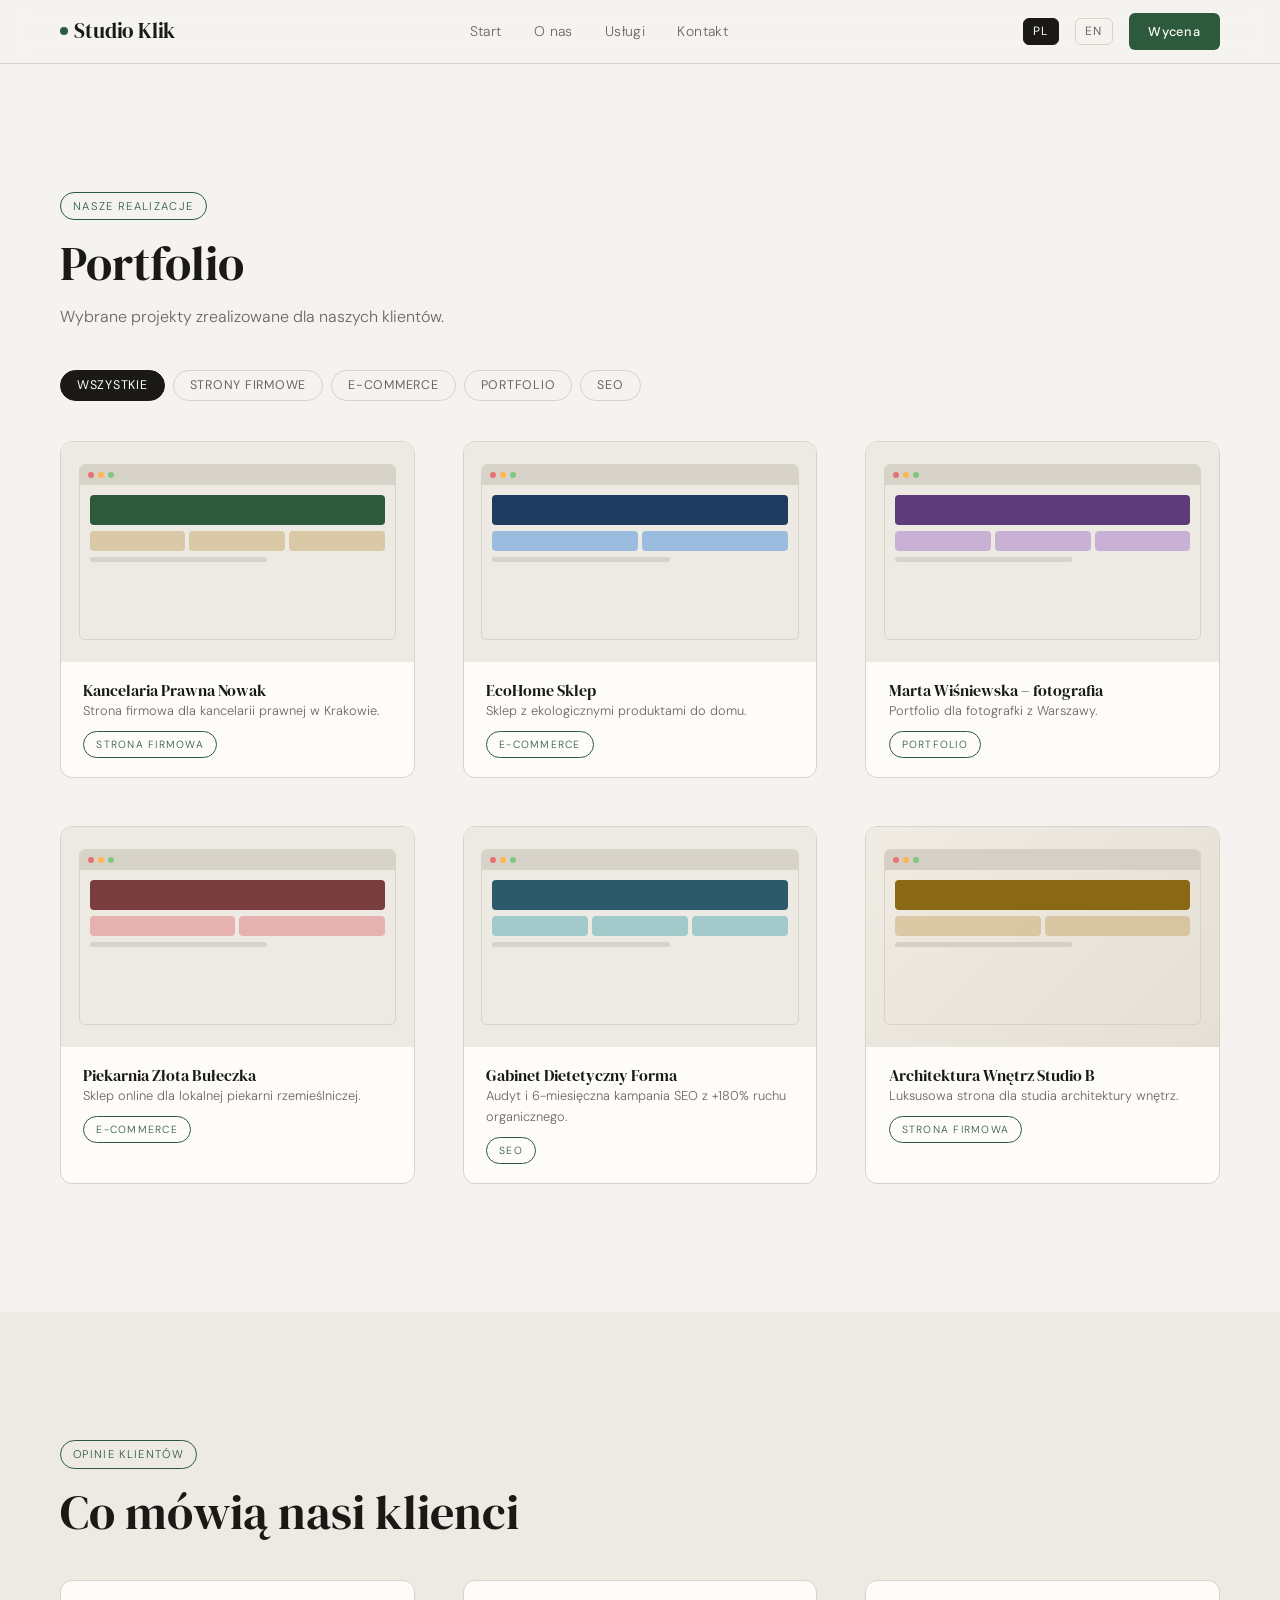
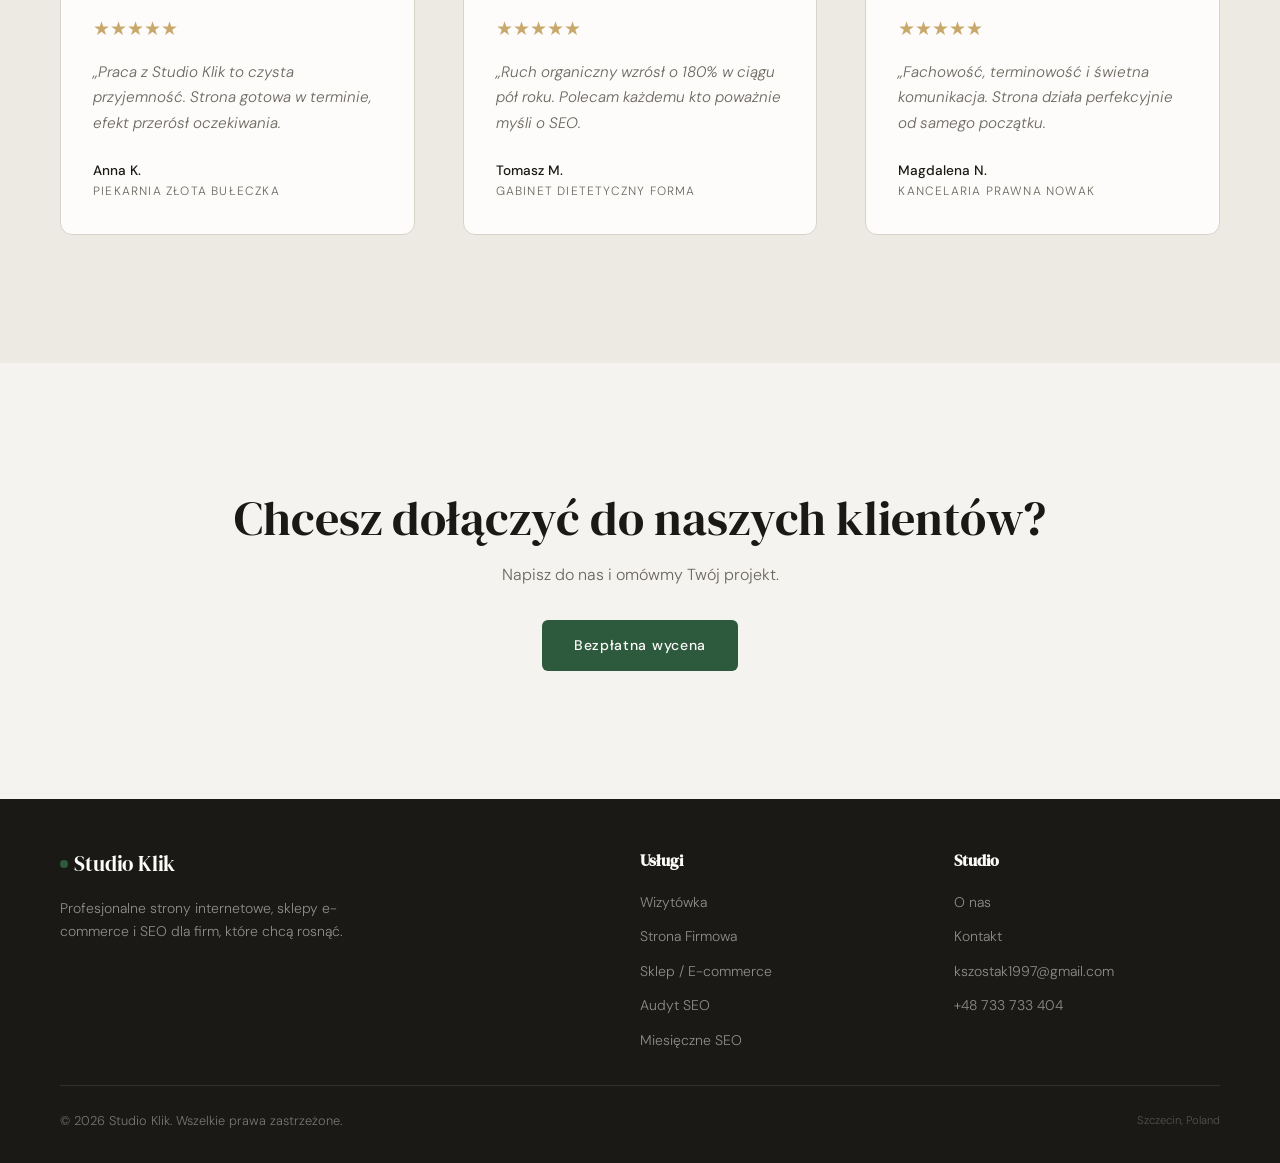
<file: portfolio/index.html>
<!DOCTYPE html>
<html lang="pl">
<head>
  <meta charset="UTF-8" />
  <meta name="viewport" content="width=device-width, initial-scale=1.0" />
  <title>Portfolio – Realizacje stron i sklepów | Studio Klik</title>
  <meta name="description" content="Zobacz nasze realizacje – strony firmowe, sklepy e-commerce i projekty SEO. Ponad 40 zadowolonych klientów z całej Polski." />
  <link rel="canonical" href="https://studiowww.pl/portfolio" />
  <link rel="alternate" hreflang="pl" href="https://studiowww.pl/portfolio" />
  <link rel="alternate" hreflang="en" href="https://studiowww.pl/portfolio" />
  <meta property="og:title" content="Portfolio – Studio Klik" />
  <meta property="og:description" content="Realizacje stron internetowych i sklepów e-commerce. Ponad 40 projektów." />
  <meta property="og:url" content="https://studiowww.pl/portfolio" />
  <meta property="og:type" content="website" />
  <link rel="preconnect" href="https://fonts.googleapis.com" />
  <link rel="preconnect" href="https://fonts.gstatic.com" crossorigin />
  <link href="https://fonts.googleapis.com/css2?family=DM+Serif+Display:ital@0;1&family=DM+Sans:ital,wght@0,300;0,400;0,500;1,300&display=swap" rel="stylesheet" />
  <link rel="stylesheet" href="/style.css" />
</head>
<body>

<!-- NAV -->
<nav>
  <div class="nav-inner">
    <a class="logo" href="/"><span class="logo-dot"></span>Studio Klik</a>
    <ul class="nav-links">
      <li><a href="/" data-nav-path="/" data-pl="Start" data-en="Home">Start</a></li>
      <li><a href="/o-nas" data-nav-path="/o-nas" data-pl="O nas" data-en="About">O nas</a></li>
      <li><a href="/uslugi" data-nav-path="/uslugi" data-pl="Usługi" data-en="Services">Usługi</a></li>
      <li><a href="/kontakt" data-nav-path="/kontakt" data-pl="Kontakt" data-en="Contact">Kontakt</a></li>
    </ul>
    <div class="nav-right">
      <button class="lang-btn" id="btn-pl" onclick="setLang('pl')">PL</button>
      <button class="lang-btn" id="btn-en" onclick="setLang('en')">EN</button>
      <a class="btn-nav" href="/kontakt" data-pl="Wycena" data-en="Get a quote">Wycena</a>
      <button class="hamburger" id="hamburger" onclick="toggleMenu()" aria-label="Menu">
        <span></span><span></span><span></span>
      </button>
    </div>
  </div>
</nav>
<div class="mobile-menu" id="mobile-menu">
  <a href="/" onclick="closeMenu()" data-pl="Start" data-en="Home">Start</a>
  <a href="/o-nas" onclick="closeMenu()" data-pl="O nas" data-en="About">O nas</a>
  <a href="/uslugi" onclick="closeMenu()" data-pl="Usługi" data-en="Services">Usługi</a>
  <a href="/kontakt" onclick="closeMenu()" data-pl="Kontakt" data-en="Contact">Kontakt</a>
  <div class="mobile-lang">
    <button class="lang-btn" id="btn-pl-m" onclick="setLang('pl')">PL</button>
    <button class="lang-btn" id="btn-en-m" onclick="setLang('en')">EN</button>
  </div>
</div>

<main class="page-top">
  <section class="section">
    <div class="container">
      <span class="tag" data-pl="Nasze realizacje" data-en="Our work">Nasze realizacje</span>
      <h1 style="font-size:clamp(1.8rem,4vw,3rem);margin-bottom:.75rem" data-pl="Portfolio" data-en="Portfolio">Portfolio</h1>
      <p style="color:var(--c-mid);margin-bottom:2.5rem" data-pl="Wybrane projekty zrealizowane dla naszych klientów." data-en="Selected projects completed for our clients.">Wybrane projekty zrealizowane dla naszych klientów.</p>

      <div class="portfolio-filter">
        <button class="filter-btn active" onclick="filterPortfolio('all', this)" data-pl="Wszystkie" data-en="All">Wszystkie</button>
        <button class="filter-btn" onclick="filterPortfolio('business', this)" data-pl="Strony firmowe" data-en="Business sites">Strony firmowe</button>
        <button class="filter-btn" onclick="filterPortfolio('ecommerce', this)" data-pl="E-commerce" data-en="E-commerce">E-commerce</button>
        <button class="filter-btn" onclick="filterPortfolio('portfolio', this)" data-pl="Portfolio" data-en="Portfolio">Portfolio</button>
        <button class="filter-btn" onclick="filterPortfolio('seo', this)" data-pl="SEO" data-en="SEO">SEO</button>
      </div>

      <div class="portfolio-grid">
        <div class="portfolio-item" data-cat="business">
          <div class="portfolio-thumb pt-a">
            <div class="portfolio-thumb-inner">
              <div class="port-bar"><div class="port-dot"></div><div class="port-dot"></div><div class="port-dot"></div></div>
              <div class="port-body"><div class="port-hero"></div><div class="port-row"><div class="port-col"></div><div class="port-col"></div><div class="port-col"></div></div><div class="port-line"></div></div>
            </div>
          </div>
          <div class="portfolio-meta">
            <h2 style="font-size:1rem" data-pl="Kancelaria Prawna Nowak" data-en="Nowak Law Firm">Kancelaria Prawna Nowak</h2>
            <p data-pl="Strona firmowa dla kancelarii prawnej w Krakowie." data-en="Business website for a law firm in Kraków.">Strona firmowa dla kancelarii prawnej w Krakowie.</p>
            <span class="tag" data-pl="Strona firmowa" data-en="Business site">Strona firmowa</span>
          </div>
        </div>
        <div class="portfolio-item" data-cat="ecommerce">
          <div class="portfolio-thumb pt-b">
            <div class="portfolio-thumb-inner">
              <div class="port-bar"><div class="port-dot"></div><div class="port-dot"></div><div class="port-dot"></div></div>
              <div class="port-body"><div class="port-hero"></div><div class="port-row"><div class="port-col"></div><div class="port-col"></div></div><div class="port-line"></div></div>
            </div>
          </div>
          <div class="portfolio-meta">
            <h2 style="font-size:1rem" data-pl="EcoHome Sklep" data-en="EcoHome Store">EcoHome Sklep</h2>
            <p data-pl="Sklep z ekologicznymi produktami do domu." data-en="Online store for eco-friendly home products.">Sklep z ekologicznymi produktami do domu.</p>
            <span class="tag">E-commerce</span>
          </div>
        </div>
        <div class="portfolio-item" data-cat="portfolio">
          <div class="portfolio-thumb pt-c">
            <div class="portfolio-thumb-inner">
              <div class="port-bar"><div class="port-dot"></div><div class="port-dot"></div><div class="port-dot"></div></div>
              <div class="port-body"><div class="port-hero"></div><div class="port-row"><div class="port-col"></div><div class="port-col"></div><div class="port-col"></div></div><div class="port-line"></div></div>
            </div>
          </div>
          <div class="portfolio-meta">
            <h2 style="font-size:1rem" data-pl="Marta Wiśniewska – fotografia" data-en="Marta Wiśniewska – Photography">Marta Wiśniewska – fotografia</h2>
            <p data-pl="Portfolio dla fotografki z Warszawy." data-en="Portfolio website for a Szczecin-based photographer.">Portfolio dla fotografki z Warszawy.</p>
            <span class="tag">Portfolio</span>
          </div>
        </div>
        <div class="portfolio-item" data-cat="ecommerce">
          <div class="portfolio-thumb pt-d">
            <div class="portfolio-thumb-inner">
              <div class="port-bar"><div class="port-dot"></div><div class="port-dot"></div><div class="port-dot"></div></div>
              <div class="port-body"><div class="port-hero"></div><div class="port-row"><div class="port-col"></div><div class="port-col"></div></div><div class="port-line"></div></div>
            </div>
          </div>
          <div class="portfolio-meta">
            <h2 style="font-size:1rem" data-pl="Piekarnia Złota Bułeczka" data-en="Golden Roll Bakery">Piekarnia Złota Bułeczka</h2>
            <p data-pl="Sklep online dla lokalnej piekarni rzemieślniczej." data-en="Online shop for a local artisan bakery.">Sklep online dla lokalnej piekarni rzemieślniczej.</p>
            <span class="tag">E-commerce</span>
          </div>
        </div>
        <div class="portfolio-item" data-cat="seo">
          <div class="portfolio-thumb pt-e">
            <div class="portfolio-thumb-inner">
              <div class="port-bar"><div class="port-dot"></div><div class="port-dot"></div><div class="port-dot"></div></div>
              <div class="port-body"><div class="port-hero"></div><div class="port-row"><div class="port-col"></div><div class="port-col"></div><div class="port-col"></div></div><div class="port-line"></div></div>
            </div>
          </div>
          <div class="portfolio-meta">
            <h2 style="font-size:1rem" data-pl="Gabinet Dietetyczny Forma" data-en="Forma Dietetic Practice">Gabinet Dietetyczny Forma</h2>
            <p data-pl="Audyt i 6-miesięczna kampania SEO z +180% ruchu organicznego." data-en="SEO audit and 6-month campaign with +180% organic traffic increase.">Audyt i 6-miesięczna kampania SEO z +180% ruchu organicznego.</p>
            <span class="tag">SEO</span>
          </div>
        </div>
        <div class="portfolio-item" data-cat="business">
          <div class="portfolio-thumb" style="background:linear-gradient(135deg,#f0ece3,#e5dfd5)">
            <div class="portfolio-thumb-inner">
              <div class="port-bar" style="background:#d5cfc5"><div class="port-dot" style="background:#e57373"></div><div class="port-dot" style="background:#ffb74d"></div><div class="port-dot" style="background:#81c784"></div></div>
              <div class="port-body"><div class="port-hero" style="background:#8B6914"></div><div class="port-row"><div class="port-col" style="background:#C8A96B"></div><div class="port-col" style="background:#C8A96B"></div></div><div class="port-line" style="background:#d5cfc5"></div></div>
            </div>
          </div>
          <div class="portfolio-meta">
            <h2 style="font-size:1rem" data-pl="Architektura Wnętrz Studio B" data-en="Studio B Interior Architecture">Architektura Wnętrz Studio B</h2>
            <p data-pl="Luksusowa strona dla studia architektury wnętrz." data-en="Luxury website for an interior architecture studio.">Luksusowa strona dla studia architektury wnętrz.</p>
            <span class="tag" data-pl="Strona firmowa" data-en="Business site">Strona firmowa</span>
          </div>
        </div>
      </div>
    </div>
  </section>

  <!-- Testimonials -->
  <section class="section section--alt">
    <div class="container">
      <span class="tag" data-pl="Opinie klientów" data-en="Client reviews">Opinie klientów</span>
      <h2 style="margin-bottom:2.5rem" data-pl="Co mówią nasi klienci" data-en="What our clients say">Co mówią nasi klienci</h2>
      <div class="grid-3">
        <div class="service-card">
          <div style="font-size:1.2rem;color:var(--c-accent2);margin-bottom:1rem">★★★★★</div>
          <p style="font-size:.95rem;font-style:italic;color:var(--c-mid);margin-bottom:1.5rem" data-pl="„Praca z Studio Klik to czysta przyjemność. Strona gotowa w terminie, efekt przerósł oczekiwania."" data-en="&ldquo;Working with Studio Klik was a pleasure. Site delivered on time, the result exceeded expectations.&rdquo;">"Praca z Studio Klik to czysta przyjemność. Strona gotowa w terminie, efekt przerósł oczekiwania."</p>
          <div style="font-size:.85rem;font-weight:500">Anna K.</div>
          <div class="label">Piekarnia Złota Bułeczka</div>
        </div>
        <div class="service-card">
          <div style="font-size:1.2rem;color:var(--c-accent2);margin-bottom:1rem">★★★★★</div>
          <p style="font-size:.95rem;font-style:italic;color:var(--c-mid);margin-bottom:1.5rem" data-pl="„Ruch organiczny wzrósł o 180% w ciągu pół roku. Polecam każdemu kto poważnie myśli o SEO."" data-en="&ldquo;Organic traffic grew 180% in six months. I recommend them to anyone serious about SEO.&rdquo;">"Ruch organiczny wzrósł o 180% w ciągu pół roku. Polecam każdemu kto poważnie myśli o SEO."</p>
          <div style="font-size:.85rem;font-weight:500">Tomasz M.</div>
          <div class="label">Gabinet Dietetyczny Forma</div>
        </div>
        <div class="service-card">
          <div style="font-size:1.2rem;color:var(--c-accent2);margin-bottom:1rem">★★★★★</div>
          <p style="font-size:.95rem;font-style:italic;color:var(--c-mid);margin-bottom:1.5rem" data-pl="„Fachowość, terminowość i świetna komunikacja. Strona działa perfekcyjnie od samego początku."" data-en="&ldquo;Professional, punctual and great communication. The site has worked perfectly from day one.&rdquo;">"Fachowość, terminowość i świetna komunikacja. Strona działa perfekcyjnie od samego początku."</p>
          <div style="font-size:.85rem;font-weight:500">Magdalena N.</div>
          <div class="label">Kancelaria Prawna Nowak</div>
        </div>
      </div>
    </div>
  </section>

  <section class="section">
    <div class="container" style="text-align:center">
      <h2 style="margin-bottom:1rem" data-pl="Chcesz dołączyć do naszych klientów?" data-en="Want to join our clients?">Chcesz dołączyć do naszych klientów?</h2>
      <p style="margin:0 auto 2rem;color:var(--c-mid)" data-pl="Napisz do nas i omówmy Twój projekt." data-en="Get in touch and let's discuss your project.">Napisz do nas i omówmy Twój projekt.</p>
      <a class="btn-primary" href="/kontakt" data-pl="Bezpłatna wycena" data-en="Free quote">Bezpłatna wycena</a>
    </div>
  </section>
</main>

<!-- FOOTER -->
<footer>
  <div class="container">
    <div class="footer-inner">
      <div class="footer-brand">
        <a class="logo" href="/"><span class="logo-dot"></span>Studio Klik</a>
        <p data-pl="Profesjonalne strony internetowe, sklepy e-commerce i SEO dla firm, które chcą rosnąć." data-en="Professional websites, e-commerce stores and SEO for businesses that want to grow.">Profesjonalne strony internetowe, sklepy e-commerce i SEO dla firm, które chcą rosnąć.</p>
      </div>
      <div class="footer-col">
        <h4 data-pl="Usługi" data-en="Services">Usługi</h4>
        <ul>
          <li><a href="/uslugi" data-pl="Wizytówka" data-en="Business Card Site">Wizytówka</a></li>
          <li><a href="/uslugi" data-pl="Strona Firmowa" data-en="Business Site">Strona Firmowa</a></li>
          <li><a href="/uslugi" data-pl="Sklep / E-commerce" data-en="Shop / E-commerce">Sklep / E-commerce</a></li>
          <li><a href="/uslugi" data-pl="Audyt SEO" data-en="SEO audit">Audyt SEO</a></li>
          <li><a href="/uslugi" data-pl="Miesięczne SEO" data-en="Monthly SEO">Miesięczne SEO</a></li>
        </ul>
      </div>
      <div class="footer-col">
        <h4 data-pl="Studio" data-en="Studio">Studio</h4>
        <ul>
          <li><a href="/o-nas" data-pl="O nas" data-en="About us">O nas</a></li>
          <li><a href="/kontakt" data-pl="Kontakt" data-en="Contact">Kontakt</a></li>
          <li><a href="mailto:kszostak1997@gmail.com">kszostak1997@gmail.com</a></li>
          <li><a href="tel:+48733733404">+48 733 733 404</a></li>
        </ul>
      </div>
    </div>
    <div class="footer-bottom">
      <p>© 2026 Studio Klik. <span data-pl="Wszelkie prawa zastrzeżone." data-en="All rights reserved.">Wszelkie prawa zastrzeżone.</span></p>
      <p style="color:rgba(255,255,255,.25);font-size:.7rem">Szczecin, Poland</p>
    </div>
  </div>
</footer>

<script src="/shared.js"></script>
</body>
</html>
</file>
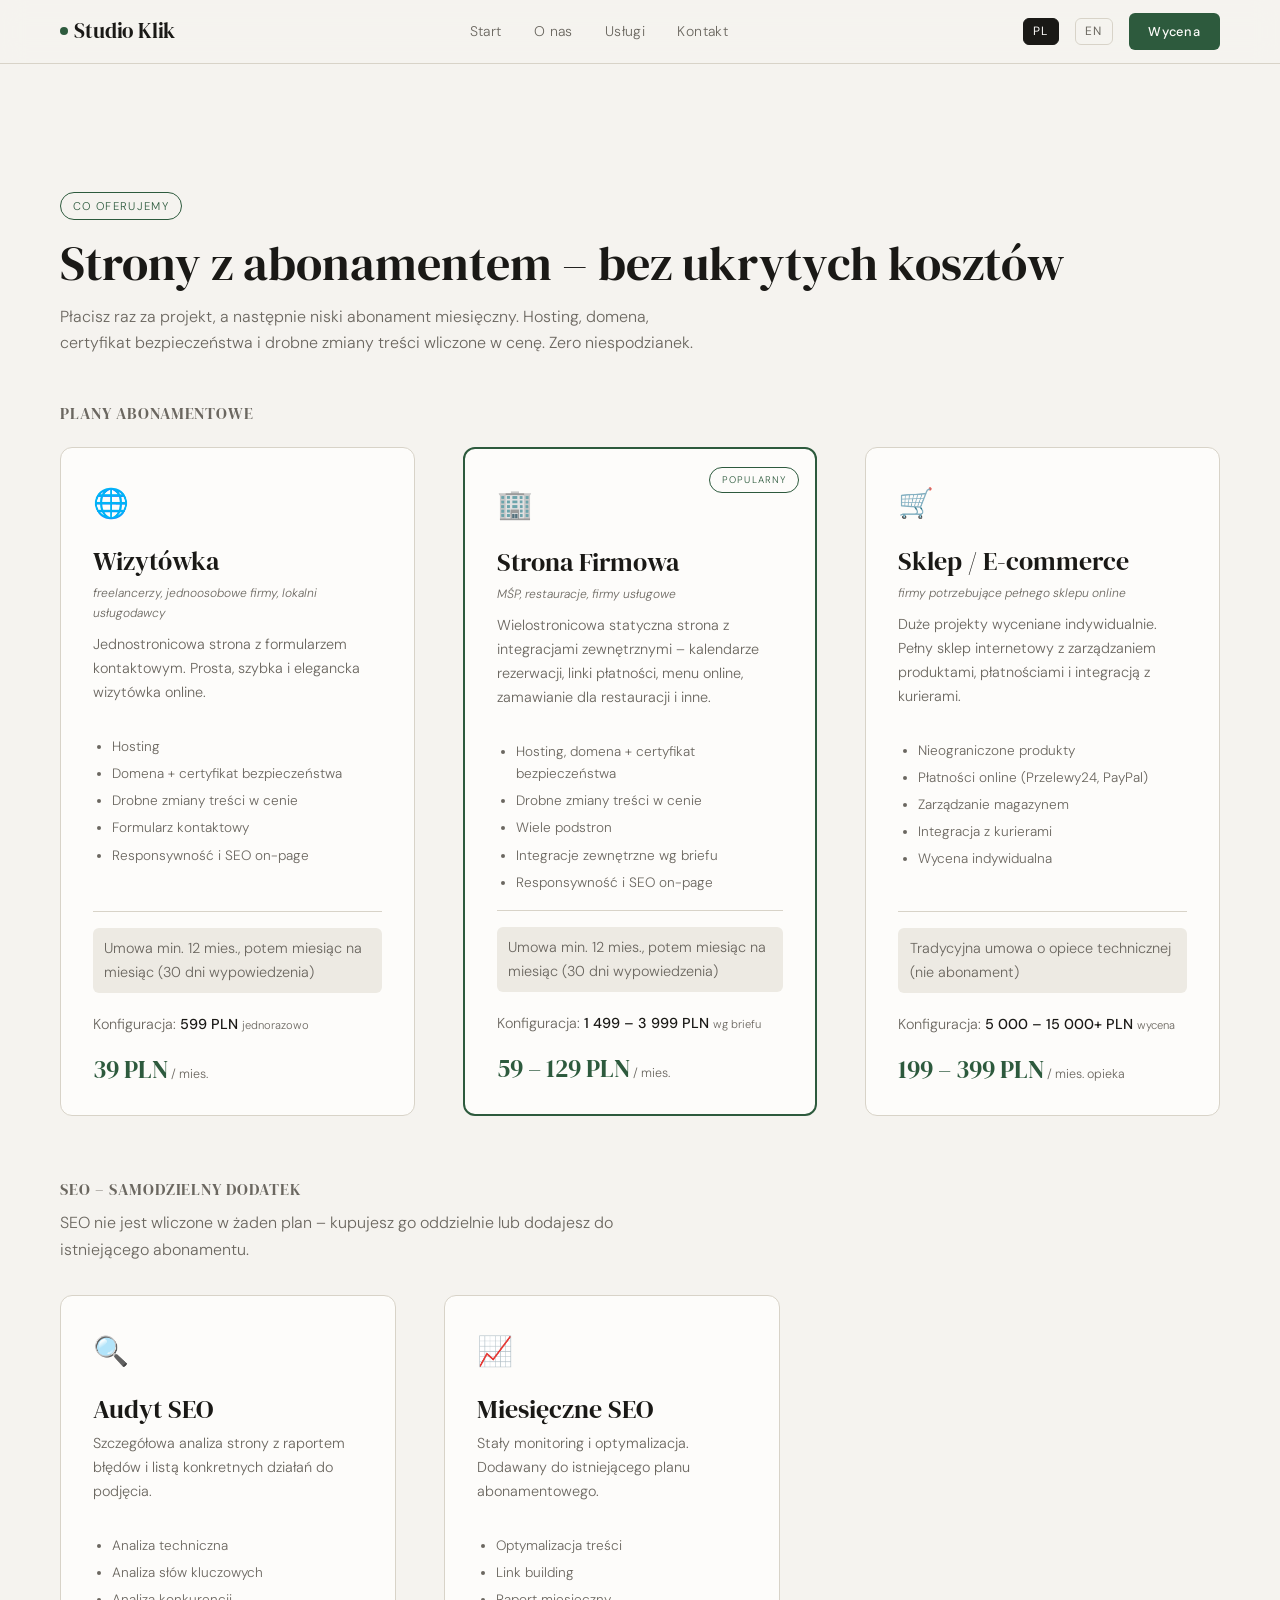
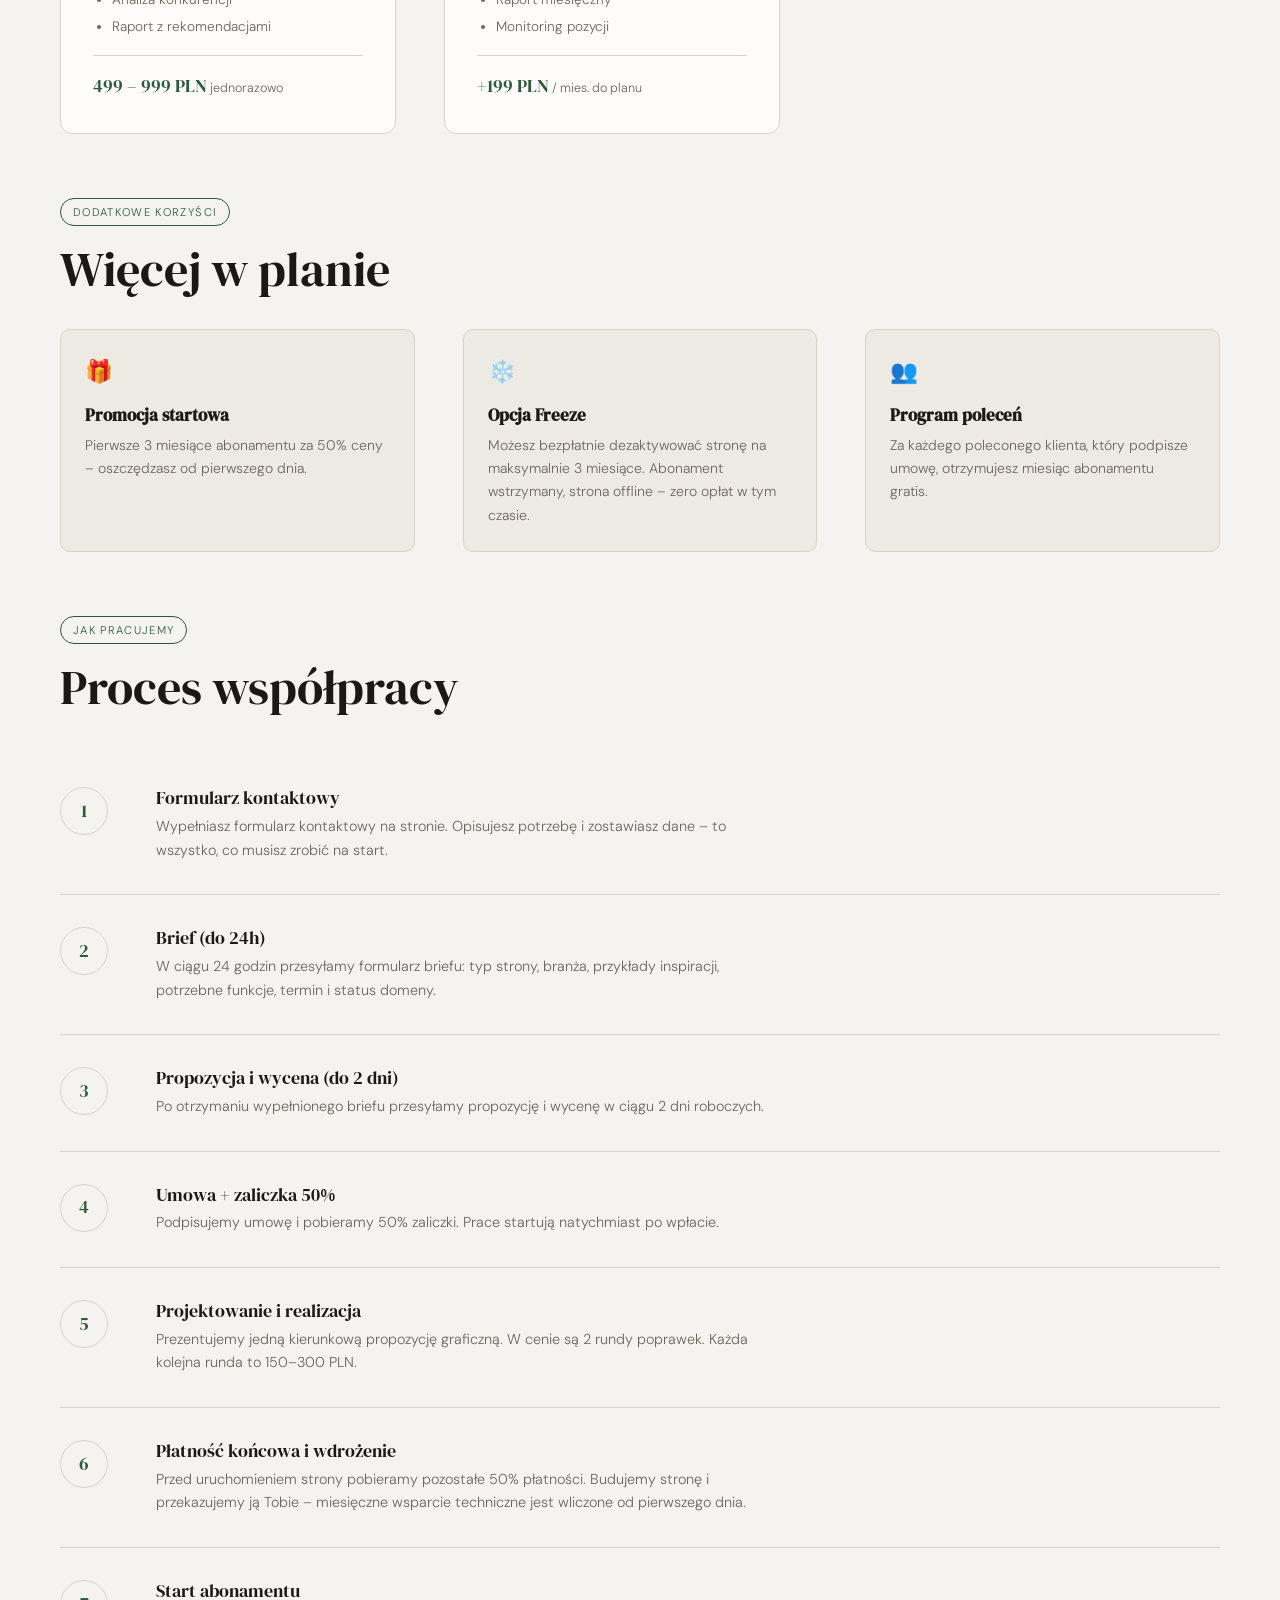
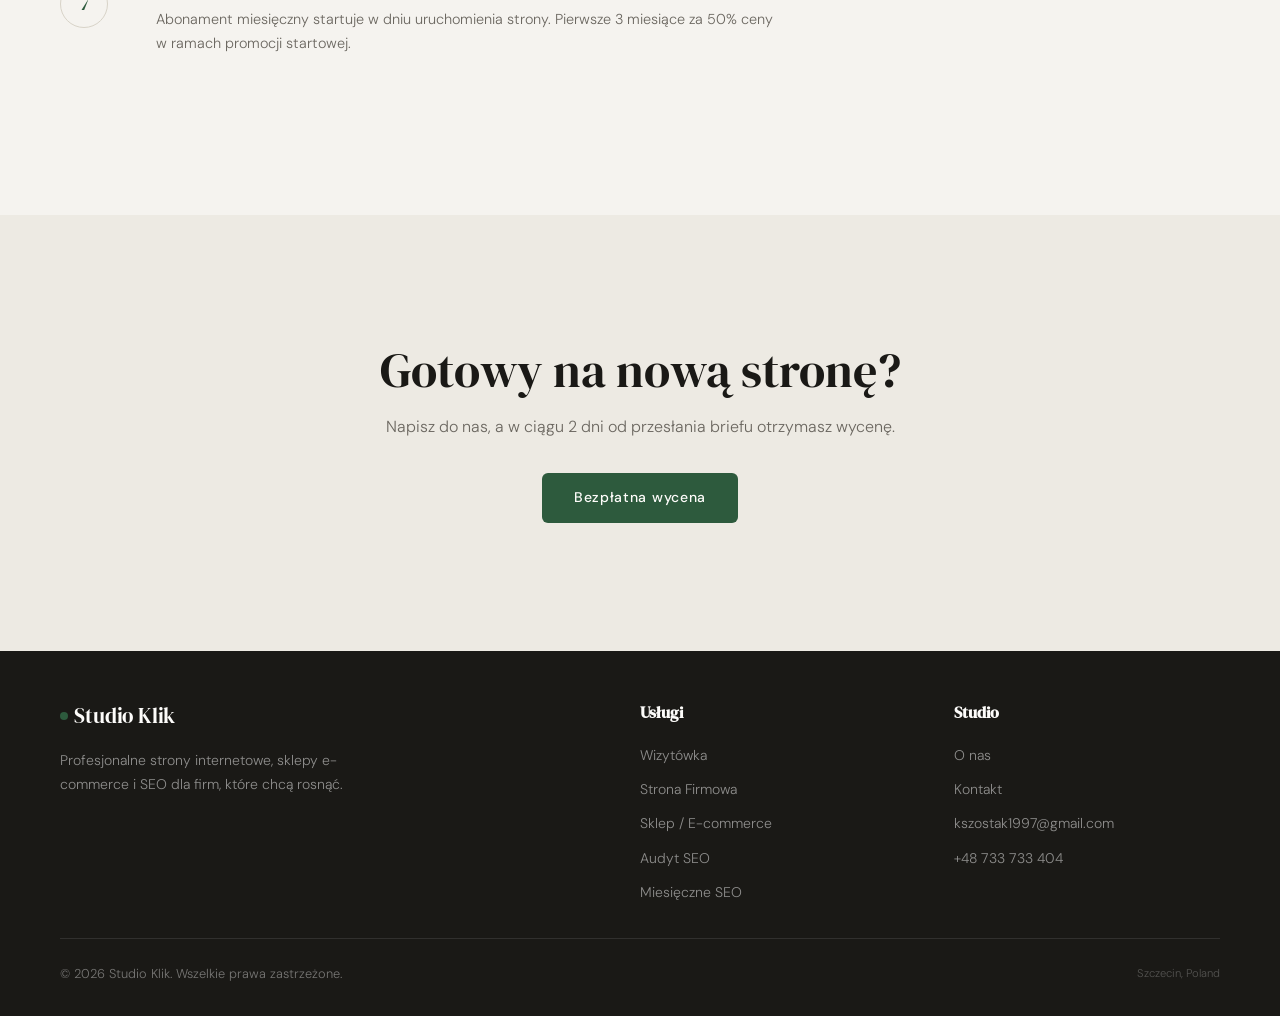
<file: uslugi/index.html>
<!DOCTYPE html>
<html lang="pl">
<head>
  <meta charset="UTF-8" />
  <meta name="viewport" content="width=device-width, initial-scale=1.0" />
  <title>Usługi – Abonamentowe strony WWW od 39 PLN/mies. | Studio Klik</title>
  <meta name="description" content="Strona w abonamencie: Wizytówka 599 PLN + 39 PLN/mies., Strona Firmowa od 1 499 PLN + od 59 PLN/mies. Hosting, domena i certyfikat bezpieczeństwa w cenie. SEO jako dodatek." />
  <link rel="canonical" href="https://studiowww.pl/uslugi" />
  <link rel="alternate" hreflang="pl" href="https://studiowww.pl/uslugi" />
  <link rel="alternate" hreflang="en" href="https://studiowww.pl/uslugi" />
  <link rel="alternate" hreflang="x-default" href="https://studiowww.pl/uslugi" />
  <meta name="robots" content="index, follow, max-snippet:-1, max-image-preview:large, max-video-preview:-1" />
  <meta property="og:title" content="Usługi – Studio Klik" />
  <meta property="og:description" content="Abonamentowe strony internetowe z hostingiem, domeną i certyfikatem bezpieczeństwa w cenie. Wizytówka od 599 PLN + 39 PLN/mies. SEO jako oddzielny dodatek." />
  <meta property="og:url" content="https://studiowww.pl/uslugi" />
  <meta property="og:type" content="website" />
  <meta property="og:image" content="https://studiowww.pl/media/headshot.webp" />
  <meta property="og:image:alt" content="Studio Klik – Abonamentowe strony internetowe" />
  <meta property="og:locale" content="pl_PL" />
  <meta name="twitter:card" content="summary_large_image" />
  <meta name="twitter:title" content="Usługi – Studio Klik" />
  <meta name="twitter:description" content="Abonamentowe strony internetowe z hostingiem, domeną i certyfikatem bezpieczeństwa w cenie." />
  <meta name="twitter:image" content="https://studiowww.pl/media/headshot.webp" />
  <link rel="preconnect" href="https://fonts.googleapis.com" />
  <link rel="preconnect" href="https://fonts.gstatic.com" crossorigin />
  <link href="https://fonts.googleapis.com/css2?family=DM+Serif+Display:ital@0;1&family=DM+Sans:ital,wght@0,300;0,400;0,500;1,300&display=swap" rel="stylesheet" />
  <link rel="stylesheet" href="/style.css" />
  <script type="application/ld+json">
  {
    "@context": "https://schema.org",
    "@type": "ItemList",
    "name": "Usługi Studio Klik",
    "itemListElement": [
      {
        "@type": "ListItem", "position": 1,
        "item": {
          "@type": "Service",
          "name": "Wizytówka",
          "provider": { "@type": "LocalBusiness", "name": "Studio Klik" },
          "offers": { "@type": "Offer", "priceCurrency": "PLN", "price": "599", "availability": "https://schema.org/InStock" }
        }
      },
      {
        "@type": "ListItem", "position": 2,
        "item": {
          "@type": "Service",
          "name": "Strona Firmowa",
          "provider": { "@type": "LocalBusiness", "name": "Studio Klik" },
          "offers": { "@type": "Offer", "priceCurrency": "PLN", "priceRange": "1499-3999", "availability": "https://schema.org/InStock" }
        }
      },
      {
        "@type": "ListItem", "position": 3,
        "item": {
          "@type": "Service",
          "name": "Sklep / E-commerce",
          "provider": { "@type": "LocalBusiness", "name": "Studio Klik" },
          "offers": { "@type": "Offer", "priceCurrency": "PLN", "priceRange": "5000-15000", "availability": "https://schema.org/InStock" }
        }
      }
    ]
  }
  </script>
  <script type="application/ld+json">
  {
    "@context": "https://schema.org",
    "@type": "BreadcrumbList",
    "itemListElement": [
      { "@type": "ListItem", "position": 1, "name": "Start",  "item": "https://studiowww.pl/" },
      { "@type": "ListItem", "position": 2, "name": "Usługi", "item": "https://studiowww.pl/uslugi" }
    ]
  }
  </script>
</head>
<body>

<!-- NAV -->
<nav>
  <div class="nav-inner">
    <a class="logo" href="/"><span class="logo-dot"></span>Studio Klik</a>
    <ul class="nav-links">
      <li><a href="/" data-nav-path="/" data-pl="Start" data-en="Home">Start</a></li>
      <li><a href="/o-nas" data-nav-path="/o-nas" data-pl="O nas" data-en="About">O nas</a></li>
      <li><a href="/uslugi" data-nav-path="/uslugi" data-pl="Usługi" data-en="Services">Usługi</a></li>
      <li><a href="/kontakt" data-nav-path="/kontakt" data-pl="Kontakt" data-en="Contact">Kontakt</a></li>
    </ul>
    <div class="nav-right">
      <button class="lang-btn" id="btn-pl" onclick="setLang('pl')">PL</button>
      <button class="lang-btn" id="btn-en" onclick="setLang('en')">EN</button>
      <a class="btn-nav" href="/kontakt" data-pl="Wycena" data-en="Get a quote">Wycena</a>
      <button class="hamburger" id="hamburger" onclick="toggleMenu()" aria-label="Menu">
        <span></span><span></span><span></span>
      </button>
    </div>
  </div>
</nav>
<div class="mobile-menu" id="mobile-menu">
  <a href="/" onclick="closeMenu()" data-pl="Start" data-en="Home">Start</a>
  <a href="/o-nas" onclick="closeMenu()" data-pl="O nas" data-en="About">O nas</a>
  <a href="/uslugi" onclick="closeMenu()" data-pl="Usługi" data-en="Services">Usługi</a>
  <a href="/kontakt" onclick="closeMenu()" data-pl="Kontakt" data-en="Contact">Kontakt</a>
  <div class="mobile-lang">
    <button class="lang-btn" id="btn-pl-m" onclick="setLang('pl')">PL</button>
    <button class="lang-btn" id="btn-en-m" onclick="setLang('en')">EN</button>
  </div>
</div>

<main class="page-top">
  <section class="section">
    <div class="container">
      <span class="tag" data-pl="Co oferujemy" data-en="What we offer">Co oferujemy</span>
      <h1 style="font-size:clamp(1.8rem,4vw,3rem);margin-bottom:.75rem" data-pl="Strony z abonamentem – bez ukrytych kosztów" data-en="Subscription websites – no hidden costs">Strony z abonamentem – bez ukrytych kosztów</h1>
      <p style="color:var(--c-mid);margin-bottom:3rem;max-width:60ch" data-pl="Płacisz raz za projekt, a następnie niski abonament miesięczny. Hosting, domena, certyfikat bezpieczeństwa i drobne zmiany treści wliczone w cenę. Zero niespodzianek." data-en="You pay once for the build, then a low monthly subscription. Hosting, domain, security certificate and minor content updates are all included. No surprises.">Płacisz raz za projekt, a następnie niski abonament miesięczny. Hosting, domena, certyfikat bezpieczeństwa i drobne zmiany treści wliczone w cenę. Zero niespodzianek.</p>

      <!-- PRICING TIERS -->
      <h2 style="margin-bottom:1.5rem;font-size:1rem;letter-spacing:.06em;text-transform:uppercase;color:var(--c-mid)" data-pl="Plany abonamentowe" data-en="Subscription plans">Plany abonamentowe</h2>
      <div class="grid-3" style="margin-bottom:4rem">

        <!-- WIZYTÓWKA -->
        <div class="service-card">
          <div class="service-card-inner">
            <div class="service-icon">🌐</div>
            <h3 data-pl="Wizytówka" data-en="Business Card Site">Wizytówka</h3>
            <p style="font-size:.75rem;color:var(--c-mid);margin-bottom:.6rem;font-style:italic" data-pl="freelancerzy, jednoosobowe firmy, lokalni usługodawcy" data-en="freelancers, sole traders, local service businesses">freelancerzy, jednoosobowe firmy, lokalni usługodawcy</p>
            <p data-pl="Jednostronicowa strona z formularzem kontaktowym. Prosta, szybka i elegancka wizytówka online." data-en="Single-page site with contact form. Clean, fast and elegant online presence.">Jednostronicowa strona z formularzem kontaktowym. Prosta, szybka i elegancka wizytówka online.</p>
            <ul style="font-size:.85rem;color:var(--c-mid);padding-left:1.2rem;margin:.75rem 0 1rem;display:flex;flex-direction:column;gap:.3rem">
              <li data-pl="Hosting" data-en="Hosting">Hosting</li>
              <li data-pl="Domena + certyfikat bezpieczeństwa" data-en="Domain + security certificate">Domena + certyfikat bezpieczeństwa</li>
              <li data-pl="Drobne zmiany treści w cenie" data-en="Minor content updates included">Drobne zmiany treści w cenie</li>
              <li data-pl="Formularz kontaktowy" data-en="Contact form">Formularz kontaktowy</li>
              <li data-pl="Responsywność i SEO on-page" data-en="Responsive &amp; on-page SEO">Responsywność i SEO on-page</li>
            </ul>
            <div class="card-footer">
              <p class="plan-note" data-pl="Umowa min. 12 mies., potem miesiąc na miesiąc (30 dni wypowiedzenia)" data-en="12-month minimum, then rolling month-to-month (30 days notice)">Umowa min. 12 mies., potem miesiąc na miesiąc (30 dni wypowiedzenia)</p>
              <div class="price-split">
                <p class="price-setup-line">
                  <span data-pl="Konfiguracja:" data-en="Setup:">Konfiguracja:</span>
                  <strong> 599 PLN</strong>
                  <span style="font-size:.7rem" data-pl=" jednorazowo" data-en=" one-time"> jednorazowo</span>
                </p>
                <div class="price-monthly-line">39 PLN<small data-pl=" / mies." data-en=" / mo."> / mies.</small></div>
              </div>
            </div>
          </div>
        </div>

        <!-- STRONA FIRMOWA -->
        <div class="service-card" style="border:2px solid var(--c-accent)">
          <div style="position:absolute;top:1rem;right:1rem">
            <span class="tag" style="margin:0;font-size:.6rem" data-pl="Popularny" data-en="Popular">Popularny</span>
          </div>
          <div class="service-card-inner">
            <div class="service-icon">🏢</div>
            <h3 data-pl="Strona Firmowa" data-en="Business Site">Strona Firmowa</h3>
            <p style="font-size:.75rem;color:var(--c-mid);margin-bottom:.6rem;font-style:italic" data-pl="MŚP, restauracje, firmy usługowe" data-en="SMEs, restaurants, service businesses">MŚP, restauracje, firmy usługowe</p>
            <p data-pl="Wielostronicowa statyczna strona z integracjami zewnętrznymi – kalendarze rezerwacji, linki płatności, menu online, zamawianie dla restauracji i inne." data-en="Multi-page static site with external integrations – booking calendars, payment links, online menus, restaurant ordering, and more.">Wielostronicowa statyczna strona z integracjami zewnętrznymi – kalendarze rezerwacji, linki płatności, menu online, zamawianie dla restauracji i inne.</p>
            <ul style="font-size:.85rem;color:var(--c-mid);padding-left:1.2rem;margin:.75rem 0 1rem;display:flex;flex-direction:column;gap:.3rem">
              <li data-pl="Hosting, domena + certyfikat bezpieczeństwa" data-en="Hosting, domain + security certificate">Hosting, domena + certyfikat bezpieczeństwa</li>
              <li data-pl="Drobne zmiany treści w cenie" data-en="Minor content updates included">Drobne zmiany treści w cenie</li>
              <li data-pl="Wiele podstron" data-en="Multiple pages">Wiele podstron</li>
              <li data-pl="Integracje zewnętrzne wg briefu" data-en="External integrations per brief">Integracje zewnętrzne wg briefu</li>
              <li data-pl="Responsywność i SEO on-page" data-en="Responsive &amp; on-page SEO">Responsywność i SEO on-page</li>
            </ul>
            <div class="card-footer">
              <p class="plan-note" data-pl="Umowa min. 12 mies., potem miesiąc na miesiąc (30 dni wypowiedzenia)" data-en="12-month minimum, then rolling month-to-month (30 days notice)">Umowa min. 12 mies., potem miesiąc na miesiąc (30 dni wypowiedzenia)</p>
              <div class="price-split">
                <p class="price-setup-line">
                  <span data-pl="Konfiguracja:" data-en="Setup:">Konfiguracja:</span>
                  <strong> 1 499 – 3 999 PLN</strong>
                  <span style="font-size:.7rem" data-pl=" wg briefu" data-en=" scoped"> wg briefu</span>
                </p>
                <div class="price-monthly-line">59 – 129 PLN<small data-pl=" / mies." data-en=" / mo."> / mies.</small></div>
              </div>
            </div>
          </div>
        </div>

        <!-- SKLEP / E-COMMERCE -->
        <div class="service-card">
          <div class="service-card-inner">
            <div class="service-icon">🛒</div>
            <h3 data-pl="Sklep / E-commerce" data-en="Shop / E-commerce">Sklep / E-commerce</h3>
            <p style="font-size:.75rem;color:var(--c-mid);margin-bottom:.6rem;font-style:italic" data-pl="firmy potrzebujące pełnego sklepu online" data-en="businesses needing a full online store">firmy potrzebujące pełnego sklepu online</p>
            <p data-pl="Duże projekty wyceniane indywidualnie. Pełny sklep internetowy z zarządzaniem produktami, płatnościami i integracją z kurierami." data-en="Large projects quoted individually. Full online store with product management, payments and courier integrations.">Duże projekty wyceniane indywidualnie. Pełny sklep internetowy z zarządzaniem produktami, płatnościami i integracją z kurierami.</p>
            <ul style="font-size:.85rem;color:var(--c-mid);padding-left:1.2rem;margin:.75rem 0 1rem;display:flex;flex-direction:column;gap:.3rem">
              <li data-pl="Nieograniczone produkty" data-en="Unlimited products">Nieograniczone produkty</li>
              <li data-pl="Płatności online (Przelewy24, PayPal)" data-en="Online payments (Przelewy24, PayPal)">Płatności online (Przelewy24, PayPal)</li>
              <li data-pl="Zarządzanie magazynem" data-en="Inventory management">Zarządzanie magazynem</li>
              <li data-pl="Integracja z kurierami" data-en="Courier integrations">Integracja z kurierami</li>
              <li data-pl="Wycena indywidualna" data-en="Individual quote">Wycena indywidualna</li>
            </ul>
            <div class="card-footer">
              <p class="plan-note" data-pl="Tradycyjna umowa o opiece technicznej (nie abonament)" data-en="Traditional maintenance contract (not subscription-based)">Tradycyjna umowa o opiece technicznej (nie abonament)</p>
              <div class="price-split">
                <p class="price-setup-line">
                  <span data-pl="Konfiguracja:" data-en="Setup:">Konfiguracja:</span>
                  <strong> 5 000 – 15 000+ PLN</strong>
                  <span style="font-size:.7rem" data-pl=" wycena" data-en=" individual quote"> wycena</span>
                </p>
                <div class="price-monthly-line">199 – 399 PLN<small data-pl=" / mies. opieka" data-en=" / mo. maintenance"> / mies. opieka</small></div>
              </div>
            </div>
          </div>
        </div>

      </div>

      <!-- SEO ADD-ONS -->
      <h2 style="margin-bottom:.75rem;font-size:1rem;letter-spacing:.06em;text-transform:uppercase;color:var(--c-mid)" data-pl="SEO – samodzielny dodatek" data-en="SEO – standalone add-on">SEO – samodzielny dodatek</h2>
      <p style="color:var(--c-mid);margin-bottom:2rem;max-width:52ch" data-pl="SEO nie jest wliczone w żaden plan – kupujesz go oddzielnie lub dodajesz do istniejącego abonamentu." data-en="SEO is not bundled into any plan – buy it standalone or add it on top of any existing subscription.">SEO nie jest wliczone w żaden plan – kupujesz go oddzielnie lub dodajesz do istniejącego abonamentu.</p>
      <div class="grid-2" style="margin-bottom:4rem;max-width:720px">
        <div class="service-card">
          <div class="service-card-inner">
            <div class="service-icon">🔍</div>
            <h3 data-pl="Audyt SEO" data-en="SEO Audit">Audyt SEO</h3>
            <p data-pl="Szczegółowa analiza strony z raportem błędów i listą konkretnych działań do podjęcia." data-en="Detailed site analysis with an error report and a concrete action list.">Szczegółowa analiza strony z raportem błędów i listą konkretnych działań do podjęcia.</p>
            <ul style="font-size:.85rem;color:var(--c-mid);padding-left:1.2rem;margin:.75rem 0 1rem;display:flex;flex-direction:column;gap:.3rem">
              <li data-pl="Analiza techniczna" data-en="Technical analysis">Analiza techniczna</li>
              <li data-pl="Analiza słów kluczowych" data-en="Keyword analysis">Analiza słów kluczowych</li>
              <li data-pl="Analiza konkurencji" data-en="Competitor analysis">Analiza konkurencji</li>
              <li data-pl="Raport z rekomendacjami" data-en="Report with recommendations">Raport z rekomendacjami</li>
            </ul>
            <div class="service-price">499 – 999 PLN<span style="font-family:'DM Sans',sans-serif;font-size:.78rem;font-weight:300;color:var(--c-mid)" data-pl=" jednorazowo" data-en=" one-time"> jednorazowo</span></div>
          </div>
        </div>
        <div class="service-card">
          <div class="service-card-inner">
            <div class="service-icon">📈</div>
            <h3 data-pl="Miesięczne SEO" data-en="Monthly SEO">Miesięczne SEO</h3>
            <p data-pl="Stały monitoring i optymalizacja. Dodawany do istniejącego planu abonamentowego." data-en="Ongoing monitoring and optimisation. Added to any existing subscription plan.">Stały monitoring i optymalizacja. Dodawany do istniejącego planu abonamentowego.</p>
            <ul style="font-size:.85rem;color:var(--c-mid);padding-left:1.2rem;margin:.75rem 0 1rem;display:flex;flex-direction:column;gap:.3rem">
              <li data-pl="Optymalizacja treści" data-en="Content optimisation">Optymalizacja treści</li>
              <li data-pl="Link building" data-en="Link building">Link building</li>
              <li data-pl="Raport miesięczny" data-en="Monthly report">Raport miesięczny</li>
              <li data-pl="Monitoring pozycji" data-en="Rank tracking">Monitoring pozycji</li>
            </ul>
            <div class="service-price">+199 PLN<span style="font-family:'DM Sans',sans-serif;font-size:.78rem;font-weight:300;color:var(--c-mid)" data-pl=" / mies. do planu" data-en=" / mo. added to plan"> / mies. do planu</span></div>
          </div>
        </div>
      </div>

      <!-- PERKS -->
      <span class="tag" data-pl="Dodatkowe korzyści" data-en="Additional perks">Dodatkowe korzyści</span>
      <h2 style="margin-bottom:2rem" data-pl="Więcej w planie" data-en="More in the plan">Więcej w planie</h2>
      <div style="display:grid;grid-template-columns:repeat(auto-fit,minmax(min(240px,100%),1fr));gap:var(--gap);margin-bottom:4rem">
        <div class="perk-card">
          <div class="perk-icon">🎁</div>
          <h4 data-pl="Promocja startowa" data-en="Launch promotion">Promocja startowa</h4>
          <p data-pl="Pierwsze 3 miesiące abonamentu za 50% ceny – oszczędzasz od pierwszego dnia." data-en="First 3 months of subscription at 50% off – savings from day one.">Pierwsze 3 miesiące abonamentu za 50% ceny – oszczędzasz od pierwszego dnia.</p>
        </div>
        <div class="perk-card">
          <div class="perk-icon">❄️</div>
          <h4 data-pl="Opcja Freeze" data-en="Freeze option">Opcja Freeze</h4>
          <p data-pl="Możesz bezpłatnie dezaktywować stronę na maksymalnie 3 miesiące. Abonament wstrzymany, strona offline – zero opłat w tym czasie." data-en="You can deactivate your site free of charge for up to 3 months. Subscription paused, site offline – no charges during that period.">Możesz bezpłatnie dezaktywować stronę na maksymalnie 3 miesiące. Abonament wstrzymany, strona offline – zero opłat w tym czasie.</p>
        </div>
        <div class="perk-card">
          <div class="perk-icon">👥</div>
          <h4 data-pl="Program poleceń" data-en="Referral programme">Program poleceń</h4>
          <p data-pl="Za każdego poleconego klienta, który podpisze umowę, otrzymujesz miesiąc abonamentu gratis." data-en="For every referred client who signs a contract, you receive one free month of subscription.">Za każdego poleconego klienta, który podpisze umowę, otrzymujesz miesiąc abonamentu gratis.</p>
        </div>
      </div>

      <!-- PROCESS -->
      <span class="tag" data-pl="Jak pracujemy" data-en="Our process">Jak pracujemy</span>
      <h2 style="margin-bottom:2.5rem" data-pl="Proces współpracy" data-en="Our collaboration process">Proces współpracy</h2>
      <div class="process-list">
        <div class="process-step">
          <div class="step-num">1</div>
          <div class="step-content">
            <h3 data-pl="Formularz kontaktowy" data-en="Contact form">Formularz kontaktowy</h3>
            <p data-pl="Wypełniasz formularz kontaktowy na stronie. Opisujesz potrzebę i zostawiasz dane – to wszystko, co musisz zrobić na start." data-en="You fill in the contact form on the site. Describe your need and leave your details – that's all you need to do to get started.">Wypełniasz formularz kontaktowy na stronie. Opisujesz potrzebę i zostawiasz dane – to wszystko, co musisz zrobić na start.</p>
          </div>
        </div>
        <div class="process-step">
          <div class="step-num">2</div>
          <div class="step-content">
            <h3 data-pl="Brief (do 24h)" data-en="Intake brief (within 24h)">Brief (do 24h)</h3>
            <p data-pl="W ciągu 24 godzin przesyłamy formularz briefu: typ strony, branża, przykłady inspiracji, potrzebne funkcje, termin i status domeny." data-en="Within 24 hours we send an intake form: site type, industry, inspiration examples, required features, timeline and domain status.">W ciągu 24 godzin przesyłamy formularz briefu: typ strony, branża, przykłady inspiracji, potrzebne funkcje, termin i status domeny.</p>
          </div>
        </div>
        <div class="process-step">
          <div class="step-num">3</div>
          <div class="step-content">
            <h3 data-pl="Propozycja i wycena (do 2 dni)" data-en="Proposal &amp; quote (within 2 days)">Propozycja i wycena (do 2 dni)</h3>
            <p data-pl="Po otrzymaniu wypełnionego briefu przesyłamy propozycję i wycenę w ciągu 2 dni roboczych." data-en="Once we receive the completed brief we send a proposal and quote within 2 business days.">Po otrzymaniu wypełnionego briefu przesyłamy propozycję i wycenę w ciągu 2 dni roboczych.</p>
          </div>
        </div>
        <div class="process-step">
          <div class="step-num">4</div>
          <div class="step-content">
            <h3 data-pl="Umowa + zaliczka 50%" data-en="Contract + 50% deposit">Umowa + zaliczka 50%</h3>
            <p data-pl="Podpisujemy umowę i pobieramy 50% zaliczki. Prace startują natychmiast po wpłacie." data-en="We sign the contract and collect a 50% deposit. Work starts immediately after payment.">Podpisujemy umowę i pobieramy 50% zaliczki. Prace startują natychmiast po wpłacie.</p>
          </div>
        </div>
        <div class="process-step">
          <div class="step-num">5</div>
          <div class="step-content">
            <h3 data-pl="Projektowanie i realizacja" data-en="Design &amp; development">Projektowanie i realizacja</h3>
            <p data-pl="Prezentujemy jedną kierunkową propozycję graficzną. W cenie są 2 rundy poprawek. Każda kolejna runda to 150–300 PLN." data-en="We present one design direction. Two revision rounds are included. Each additional round costs 150–300 PLN.">Prezentujemy jedną kierunkową propozycję graficzną. W cenie są 2 rundy poprawek. Każda kolejna runda to 150–300 PLN.</p>
          </div>
        </div>
        <div class="process-step">
          <div class="step-num">6</div>
          <div class="step-content">
            <h3 data-pl="Płatność końcowa i wdrożenie" data-en="Final payment &amp; launch">Płatność końcowa i wdrożenie</h3>
            <p data-pl="Przed uruchomieniem strony pobieramy pozostałe 50% płatności. Budujemy stronę i przekazujemy ją Tobie – miesięczne wsparcie techniczne jest wliczone od pierwszego dnia." data-en="Before launch we collect the remaining 50% payment. We build the site and hand it over to you – with monthly support included from day one.">Przed uruchomieniem strony pobieramy pozostałe 50% płatności. Budujemy stronę i przekazujemy ją Tobie – miesięczne wsparcie techniczne jest wliczone od pierwszego dnia.</p>
          </div>
        </div>
        <div class="process-step">
          <div class="step-num">7</div>
          <div class="step-content">
            <h3 data-pl="Start abonamentu" data-en="Subscription starts">Start abonamentu</h3>
            <p data-pl="Abonament miesięczny startuje w dniu uruchomienia strony. Pierwsze 3 miesiące za 50% ceny w ramach promocji startowej." data-en="The monthly subscription starts on the day of launch. First 3 months at 50% off as part of the launch promotion.">Abonament miesięczny startuje w dniu uruchomienia strony. Pierwsze 3 miesiące za 50% ceny w ramach promocji startowej.</p>
          </div>
        </div>
      </div>
    </div>
  </section>

  <section class="section section--alt">
    <div class="container" style="text-align:center">
      <h2 style="margin-bottom:1rem" data-pl="Gotowy na nową stronę?" data-en="Ready for a new website?">Gotowy na nową stronę?</h2>
      <p style="margin:0 auto 2rem;color:var(--c-mid)" data-pl="Napisz do nas, a w ciągu 2 dni od przesłania briefu otrzymasz wycenę." data-en="Get in touch and receive a quote within 2 days of submitting your brief.">Napisz do nas, a w ciągu 2 dni od przesłania briefu otrzymasz wycenę.</p>
      <a class="btn-primary" href="/kontakt" data-pl="Bezpłatna wycena" data-en="Free quote">Bezpłatna wycena</a>
    </div>
  </section>
</main>

<!-- FOOTER -->
<footer>
  <div class="container">
    <div class="footer-inner">
      <div class="footer-brand">
        <a class="logo" href="/"><span class="logo-dot"></span>Studio Klik</a>
        <p data-pl="Profesjonalne strony internetowe, sklepy e-commerce i SEO dla firm, które chcą rosnąć." data-en="Professional websites, e-commerce stores and SEO for businesses that want to grow.">Profesjonalne strony internetowe, sklepy e-commerce i SEO dla firm, które chcą rosnąć.</p>
      </div>
      <div class="footer-col">
        <h4 data-pl="Usługi" data-en="Services">Usługi</h4>
        <ul>
          <li><a href="/uslugi" data-pl="Wizytówka" data-en="Business Card Site">Wizytówka</a></li>
          <li><a href="/uslugi" data-pl="Strona Firmowa" data-en="Business Site">Strona Firmowa</a></li>
          <li><a href="/uslugi" data-pl="Sklep / E-commerce" data-en="Shop / E-commerce">Sklep / E-commerce</a></li>
          <li><a href="/uslugi" data-pl="Audyt SEO" data-en="SEO audit">Audyt SEO</a></li>
          <li><a href="/uslugi" data-pl="Miesięczne SEO" data-en="Monthly SEO">Miesięczne SEO</a></li>
        </ul>
      </div>
      <div class="footer-col">
        <h4 data-pl="Studio" data-en="Studio">Studio</h4>
        <ul>
          <li><a href="/o-nas" data-pl="O nas" data-en="About us">O nas</a></li>
          <li><a href="/kontakt" data-pl="Kontakt" data-en="Contact">Kontakt</a></li>
          <li><a href="mailto:kszostak1997@gmail.com">kszostak1997@gmail.com</a></li>
          <li><a href="tel:+48733733404">+48 733 733 404</a></li>
        </ul>
      </div>
    </div>
    <div class="footer-bottom">
      <p>© 2026 Studio Klik. <span data-pl="Wszelkie prawa zastrzeżone." data-en="All rights reserved.">Wszelkie prawa zastrzeżone.</span></p>
      <p style="color:rgba(255,255,255,.25);font-size:.7rem">Szczecin, Poland</p>
    </div>
  </div>
</footer>

<script src="/shared.js"></script>
</body>
</html>
</file>
<file: style.css>
/* ─── TOKENS ──────────────────────────────────────────── */
:root {
  --c-bg:       #F5F3EF;
  --c-surface:  #EDEAE3;
  --c-border:   #D8D3C8;
  --c-ink:      #1A1916;
  --c-mid:      #6B6760;
  --c-accent:   #2D5A3D;
  --c-accent2:  #C8A96B;
  --c-white:    #FDFCFA;
  --r:          6px;
  --gap:        clamp(1.5rem, 4vw, 3rem);
  --max:        1160px;
  --nav-h:      64px;
  font-size: 16px;
}

/* ─── RESET ───────────────────────────────────────────── */
*, *::before, *::after { box-sizing: border-box; margin: 0; padding: 0; }
html { scroll-behavior: smooth; }
body {
  font-family: 'DM Sans', sans-serif;
  background: var(--c-bg);
  color: var(--c-ink);
  line-height: 1.65;
  font-weight: 300;
  -webkit-font-smoothing: antialiased;
}
img { display: block; max-width: 100%; }
a { color: inherit; text-decoration: none; }
button { cursor: pointer; font-family: inherit; }

/* ─── TYPOGRAPHY ──────────────────────────────────────── */
h1, h2, h3 { font-family: 'DM Serif Display', serif; font-weight: 400; line-height: 1.15; }
h1 { font-size: clamp(2.4rem, 6vw, 4.5rem); }
h2 { font-size: clamp(1.8rem, 4vw, 3rem); }
h3 { font-size: clamp(1.2rem, 2.5vw, 1.6rem); }
p  { max-width: 62ch; }

/* ─── LAYOUT HELPERS ──────────────────────────────────── */
.container { width: min(var(--max), 100% - 2 * var(--gap)); margin-inline: auto; }
.section { padding: clamp(4rem, 10vw, 8rem) 0; }
.section--alt { background: var(--c-surface); }
.grid-2 { display: grid; grid-template-columns: repeat(auto-fit, minmax(min(320px,100%), 1fr)); gap: var(--gap); }
.grid-3 { display: grid; grid-template-columns: repeat(auto-fit, minmax(min(280px,100%), 1fr)); gap: var(--gap); }
.tag {
  display: inline-block; font-size: .7rem; letter-spacing: .12em; text-transform: uppercase;
  color: var(--c-accent); border: 1px solid var(--c-accent); border-radius: 2rem;
  padding: .25rem .75rem; margin-bottom: 1rem;
}
.label { font-size: .75rem; letter-spacing: .1em; text-transform: uppercase; color: var(--c-mid); }
.page-top { padding-top: var(--nav-h); }

/* ─── NAVIGATION ──────────────────────────────────────── */
nav {
  position: fixed; inset: 0 0 auto 0; height: var(--nav-h); z-index: 100;
  display: flex; align-items: center;
  background: rgba(245, 243, 239, .92); backdrop-filter: blur(12px);
  border-bottom: 1px solid var(--c-border);
}
.nav-inner {
  width: min(var(--max), 100% - 2 * var(--gap)); margin-inline: auto;
  display: flex; align-items: center; justify-content: space-between; gap: 1rem;
}
.logo {
  font-family: 'DM Serif Display', serif; font-size: 1.3rem; letter-spacing: -.01em;
  color: var(--c-ink); display: flex; align-items: center; gap: .4rem;
}
.logo-dot { width: 8px; height: 8px; border-radius: 50%; background: var(--c-accent); flex-shrink: 0; }
.nav-links { display: flex; align-items: center; gap: 2rem; list-style: none; }
.nav-links a {
  font-size: .875rem; letter-spacing: .03em; color: var(--c-mid);
  transition: color .2s; position: relative;
}
.nav-links a::after {
  content: ''; position: absolute; bottom: -2px; left: 0; right: 0; height: 1px;
  background: var(--c-accent); transform: scaleX(0); transform-origin: left;
  transition: transform .2s;
}
.nav-links a:hover { color: var(--c-ink); }
.nav-links a:hover::after { transform: scaleX(1); }
.nav-links a.active { color: var(--c-ink); font-weight: 500; }
.nav-links a.active::after { transform: scaleX(1); }
.nav-right { display: flex; align-items: center; gap: 1rem; }
.lang-btn {
  font-size: .75rem; letter-spacing: .08em; text-transform: uppercase;
  color: var(--c-mid); border: 1px solid var(--c-border); background: transparent;
  padding: .3rem .6rem; border-radius: var(--r); transition: all .2s;
}
.lang-btn:hover, .lang-btn.active { background: var(--c-ink); color: var(--c-white); border-color: var(--c-ink); }
.btn-nav {
  font-size: .8rem; font-weight: 500; letter-spacing: .06em;
  background: var(--c-accent); color: var(--c-white);
  border: none; border-radius: var(--r); padding: .5rem 1.2rem;
  transition: background .2s, transform .15s;
}
.btn-nav:hover { background: #234a31; transform: translateY(-1px); }

/* hamburger */
.hamburger { display: none; flex-direction: column; gap: 5px; background: none; border: none; padding: 4px; }
.hamburger span { display: block; width: 22px; height: 1.5px; background: var(--c-ink); transition: transform .3s, opacity .3s; }
.hamburger.open span:nth-child(1) { transform: translateY(6.5px) rotate(45deg); }
.hamburger.open span:nth-child(2) { opacity: 0; }
.hamburger.open span:nth-child(3) { transform: translateY(-6.5px) rotate(-45deg); }

/* mobile menu */
.mobile-menu {
  position: fixed; inset: var(--nav-h) 0 0 0; background: var(--c-white);
  z-index: 99; display: flex; flex-direction: column; padding: 2rem var(--gap);
  gap: 1rem; transform: translateX(100%); transition: transform .3s;
}
.mobile-menu.open { transform: translateX(0); }
.mobile-menu a { font-size: 1.2rem; padding: .75rem 0; border-bottom: 1px solid var(--c-border); color: var(--c-ink); }
.mobile-lang { display: flex; gap: .5rem; margin-top: auto; }

/* ─── BUTTONS ─────────────────────────────────────────── */
.btn-primary {
  font-size: .875rem; font-weight: 500; letter-spacing: .05em;
  background: var(--c-accent); color: var(--c-white);
  border: none; border-radius: var(--r); padding: .85rem 2rem;
  transition: background .2s, transform .15s; display: inline-block; cursor: pointer;
}
.btn-primary:hover { background: #234a31; transform: translateY(-2px); }
.btn-outline {
  font-size: .875rem; font-weight: 400; letter-spacing: .05em;
  background: transparent; color: var(--c-ink);
  border: 1px solid var(--c-border); border-radius: var(--r); padding: .85rem 2rem;
  transition: border-color .2s, color .2s, transform .15s; display: inline-block; cursor: pointer;
}
.btn-outline:hover { border-color: var(--c-ink); transform: translateY(-2px); }

/* ─── CARDS ───────────────────────────────────────────── */
.service-card {
  background: var(--c-white); border: 1px solid var(--c-border); border-radius: 12px;
  padding: 2rem; transition: box-shadow .3s, transform .2s; position: relative; overflow: hidden;
}
.service-card::after {
  content: ''; position: absolute; inset: 0 0 auto 0; height: 3px;
  background: var(--c-accent); transform: scaleX(0); transform-origin: left;
  transition: transform .3s;
}
.service-card:hover { box-shadow: 0 8px 32px rgba(26,25,22,.08); transform: translateY(-4px); }
.service-card:hover::after { transform: scaleX(1); }
.service-icon { font-size: 1.8rem; margin-bottom: 1.2rem; }
.service-card h3 { margin-bottom: .5rem; }
.service-card p { font-size: .9rem; color: var(--c-mid); margin-bottom: 1.2rem; }
.service-price {
  font-family: 'DM Serif Display', serif; font-size: 1.1rem; color: var(--c-accent);
  border-top: 1px solid var(--c-border); padding-top: 1rem; margin-top: auto;
}
.service-card-inner { display: flex; flex-direction: column; height: 100%; }

/* ─── PROCESS STEPS ───────────────────────────────────── */
.process-list { display: flex; flex-direction: column; gap: 0; }
.process-step {
  display: grid; grid-template-columns: 64px 1fr; gap: 2rem; padding: 2rem 0;
  border-bottom: 1px solid var(--c-border); align-items: start;
}
.process-step:last-child { border-bottom: none; }
.step-num {
  width: 48px; height: 48px; border-radius: 50%; border: 1px solid var(--c-border);
  display: flex; align-items: center; justify-content: center;
  font-family: 'DM Serif Display', serif; font-size: 1.1rem; color: var(--c-accent);
  flex-shrink: 0;
}
.step-content h3 { font-size: 1.15rem; margin-bottom: .4rem; }
.step-content p { font-size: .9rem; color: var(--c-mid); }

/* ─── PORTFOLIO ───────────────────────────────────────── */
.portfolio-filter { display: flex; gap: .5rem; flex-wrap: wrap; margin-bottom: 2.5rem; }
.filter-btn {
  font-size: .78rem; letter-spacing: .06em; text-transform: uppercase;
  border: 1px solid var(--c-border); background: transparent; color: var(--c-mid);
  border-radius: 2rem; padding: .4rem 1rem; transition: all .2s; cursor: pointer;
}
.filter-btn:hover, .filter-btn.active { background: var(--c-ink); color: var(--c-white); border-color: var(--c-ink); }
.portfolio-grid { display: grid; grid-template-columns: repeat(auto-fill, minmax(min(340px,100%), 1fr)); gap: var(--gap); }
.portfolio-item {
  border-radius: 12px; overflow: hidden; border: 1px solid var(--c-border);
  background: var(--c-white); transition: transform .25s, box-shadow .25s; cursor: pointer;
}
.portfolio-item:hover { transform: translateY(-6px); box-shadow: 0 16px 40px rgba(26,25,22,.1); }
.portfolio-thumb {
  aspect-ratio: 16/10; overflow: hidden; position: relative;
  background: var(--c-surface); display: flex; align-items: center; justify-content: center;
}
.portfolio-thumb-inner {
  width: 90%; height: 80%; border-radius: 6px; border: 1px solid var(--c-border);
  display: flex; flex-direction: column; overflow: hidden;
}
.port-bar { height: 20px; background: var(--c-border); display: flex; align-items: center; padding: 0 8px; gap: 4px; }
.port-dot { width: 6px; height: 6px; border-radius: 50%; }
.port-body { flex: 1; display: flex; flex-direction: column; gap: 6px; padding: 10px; }
.port-hero { height: 30px; border-radius: 4px; }
.port-row { display: flex; gap: 4px; }
.port-col { flex: 1; height: 20px; border-radius: 4px; opacity: .5; }
.port-line { height: 5px; border-radius: 3px; width: 60%; }
.portfolio-meta { padding: 1.2rem 1.4rem; }
.portfolio-meta h3 { font-size: 1rem; margin-bottom: .3rem; }
.portfolio-meta p { font-size: .8rem; color: var(--c-mid); }
.portfolio-meta .tag { margin-top: .6rem; margin-bottom: 0; font-size: .65rem; }

/* portfolio color themes */
.pt-a .port-hero { background: #2D5A3D; }
.pt-a .port-col  { background: #C8A96B; }
.pt-a .port-dot:nth-child(1) { background: #e57373; }
.pt-a .port-dot:nth-child(2) { background: #ffb74d; }
.pt-a .port-dot:nth-child(3) { background: #81c784; }
.pt-a .port-line { background: var(--c-border); }
.pt-b .port-hero { background: #1E3A5F; }
.pt-b .port-col  { background: #4A90D9; }
.pt-b .port-dot:nth-child(1) { background: #e57373; }
.pt-b .port-dot:nth-child(2) { background: #ffb74d; }
.pt-b .port-dot:nth-child(3) { background: #81c784; }
.pt-b .port-line { background: var(--c-border); }
.pt-c .port-hero { background: #5C3D7A; }
.pt-c .port-col  { background: #A678C8; }
.pt-c .port-dot:nth-child(1) { background: #e57373; }
.pt-c .port-dot:nth-child(2) { background: #ffb74d; }
.pt-c .port-dot:nth-child(3) { background: #81c784; }
.pt-c .port-line { background: var(--c-border); }
.pt-d .port-hero { background: #7A3D3D; }
.pt-d .port-col  { background: #E07C7C; }
.pt-d .port-dot:nth-child(1) { background: #e57373; }
.pt-d .port-dot:nth-child(2) { background: #ffb74d; }
.pt-d .port-dot:nth-child(3) { background: #81c784; }
.pt-d .port-line { background: var(--c-border); }
.pt-e .port-hero { background: #2D5A6A; }
.pt-e .port-col  { background: #5AACB4; }
.pt-e .port-dot:nth-child(1) { background: #e57373; }
.pt-e .port-dot:nth-child(2) { background: #ffb74d; }
.pt-e .port-dot:nth-child(3) { background: #81c784; }
.pt-e .port-line { background: var(--c-border); }

/* ─── CONTACT FORM ────────────────────────────────────── */
.contact-grid { display: grid; grid-template-columns: 1fr 1.5fr; gap: calc(var(--gap) * 2); align-items: start; }
.contact-info { position: sticky; top: calc(var(--nav-h) + 2rem); }
.contact-info p { color: var(--c-mid); margin-bottom: 2rem; }
.contact-details { display: flex; flex-direction: column; gap: 1rem; }
.contact-detail { display: flex; align-items: center; gap: 1rem; }
.contact-icon { width: 40px; height: 40px; border-radius: 8px; background: var(--c-surface); border: 1px solid var(--c-border); display: flex; align-items: center; justify-content: center; font-size: 1rem; flex-shrink: 0; }
.contact-detail-text small { display: block; font-size: .7rem; letter-spacing: .08em; text-transform: uppercase; color: var(--c-mid); }
.contact-detail-text span { font-size: .95rem; }
.form-card { background: var(--c-white); border: 1px solid var(--c-border); border-radius: 16px; padding: 2.5rem; }
.form-row { display: grid; grid-template-columns: 1fr 1fr; gap: 1rem; }
.form-group { display: flex; flex-direction: column; gap: .4rem; margin-bottom: 1.2rem; }
.form-group label { font-size: .75rem; letter-spacing: .06em; text-transform: uppercase; color: var(--c-mid); }
.form-group input,
.form-group select,
.form-group textarea {
  font-family: 'DM Sans', sans-serif; font-size: .9rem; font-weight: 300;
  background: var(--c-bg); border: 1px solid var(--c-border); color: var(--c-ink);
  border-radius: var(--r); padding: .7rem 1rem; width: 100%;
  transition: border-color .2s, box-shadow .2s; resize: vertical;
}
.form-group input:focus,
.form-group select:focus,
.form-group textarea:focus {
  outline: none; border-color: var(--c-accent);
  box-shadow: 0 0 0 3px rgba(45,90,61,.1);
}
.form-group textarea { min-height: 120px; }
.btn-submit {
  width: 100%; font-family: 'DM Sans', sans-serif; font-size: .875rem; font-weight: 500; letter-spacing: .06em;
  background: var(--c-accent); color: var(--c-white);
  border: none; border-radius: var(--r); padding: 1rem 2rem;
  transition: background .2s, transform .15s; cursor: pointer;
}
.btn-submit:hover { background: #234a31; transform: translateY(-1px); }
.form-success { display: none; text-align: center; padding: 3rem 2rem; }
.form-success .success-icon { font-size: 3rem; margin-bottom: 1rem; }
.form-success h3 { margin-bottom: .5rem; }
.form-success p { color: var(--c-mid); font-size: .9rem; }

/* ─── ABOUT ───────────────────────────────────────────── */
.about-grid { display: grid; grid-template-columns: 1fr 1.4fr; gap: calc(var(--gap) * 2); align-items: start; }
.about-sticky { position: sticky; top: calc(var(--nav-h) + 2rem); }
.about-figure { display: flex; flex-direction: column; gap: .9rem; }
.about-photo {
  width: 100%; aspect-ratio: 4/5; border-radius: 12px;
  background: linear-gradient(135deg, var(--c-surface) 0%, var(--c-border) 100%);
  position: relative; overflow: hidden; border: 1px solid var(--c-border);
  display: flex; align-items: center; justify-content: center;
}
.about-photo-img {
  width: 100%; height: 100%; object-fit: cover; object-position: center 12%;
  display: block;
}
.about-caption {
  display: flex; flex-direction: column; align-items: center; gap: .15rem;
  text-align: center;
}
.about-caption strong { font-size: 1rem; color: var(--c-ink); font-weight: 500; }
.about-caption span { font-size: .82rem; color: var(--c-mid); }
.values-list { display: flex; flex-direction: column; gap: 1.5rem; margin-top: 2rem; }
.value-item { display: flex; gap: 1rem; align-items: flex-start; }
.value-icon { width: 36px; height: 36px; border-radius: 8px; background: var(--c-surface); border: 1px solid var(--c-border); display: flex; align-items: center; justify-content: center; flex-shrink: 0; font-size: 1rem; }
.value-text h4 { font-family: 'DM Serif Display', serif; font-size: 1rem; margin-bottom: .2rem; }
.value-text p { font-size: .875rem; color: var(--c-mid); max-width: none; }

/* ─── HERO ────────────────────────────────────────────── */
.hero {
  padding-top: calc(var(--nav-h) + clamp(3rem, 8vw, 6rem));
  padding-bottom: clamp(4rem, 10vw, 8rem);
  position: relative; overflow: hidden;
}
.hero::before {
  content: ''; position: absolute; inset: 0;
  background: radial-gradient(ellipse 70% 60% at 80% 30%, rgba(45,90,61,.06) 0%, transparent 70%);
  pointer-events: none;
}
.hero-grid { display: grid; grid-template-columns: 1fr 1fr; gap: var(--gap); align-items: center; }
.hero-eyebrow { font-size: .75rem; letter-spacing: .15em; text-transform: uppercase; color: var(--c-accent); margin-bottom: 1.2rem; }
.hero h1 { margin-bottom: 1.5rem; }
.hero-sub { font-size: 1.1rem; color: var(--c-mid); margin-bottom: 2.5rem; }
.hero-ctas { display: flex; gap: 1rem; flex-wrap: wrap; }
.hero-visual {
  aspect-ratio: 4/3; border-radius: 12px; overflow: hidden;
  background: var(--c-surface); position: relative; border: 1px solid var(--c-border);
}
.hero-mockup { position: absolute; inset: 0; display: flex; flex-direction: column; }
.mock-bar { height: 32px; background: var(--c-border); display: flex; align-items: center; padding: 0 12px; gap: 6px; }
.mock-dot { width: 9px; height: 9px; border-radius: 50%; }
.mock-dot:nth-child(1) { background: #e57373; }
.mock-dot:nth-child(2) { background: #ffb74d; }
.mock-dot:nth-child(3) { background: #81c784; }
.mock-body { flex: 1; padding: 20px; display: flex; flex-direction: column; gap: 12px; }
.mock-hero-block { height: 70px; background: var(--c-accent); border-radius: 6px; opacity: .15; }
.mock-row { display: flex; gap: 8px; }
.mock-card { flex: 1; height: 50px; background: var(--c-border); border-radius: 6px; }
.mock-line { height: 8px; background: var(--c-border); border-radius: 4px; width: 70%; }
.mock-line.short { width: 45%; }
.hero-stats { display: flex; gap: 2.5rem; margin-top: 2.5rem; padding-top: 2.5rem; border-top: 1px solid var(--c-border); flex-wrap: wrap; }
.stat-num { font-family: 'DM Serif Display', serif; font-size: 2.2rem; color: var(--c-ink); line-height: 1; }
.stat-lbl { font-size: .75rem; color: var(--c-mid); margin-top: .25rem; }

/* ─── FOOTER ──────────────────────────────────────────── */
footer { background: var(--c-ink); color: var(--c-white); padding: 3rem 0 2rem; }
.footer-inner {
  display: grid; grid-template-columns: 2fr 1fr 1fr; gap: var(--gap);
  padding-bottom: 2rem; border-bottom: 1px solid rgba(255,255,255,.1); margin-bottom: 1.5rem;
}
.footer-brand .logo { color: var(--c-white); margin-bottom: 1rem; }
.footer-brand p { font-size: .875rem; color: rgba(255,255,255,.5); max-width: 32ch; }
.footer-col h4 { font-family: 'DM Serif Display', serif; font-size: 1rem; margin-bottom: 1rem; }
.footer-col ul { list-style: none; display: flex; flex-direction: column; gap: .5rem; }
.footer-col ul a { font-size: .875rem; color: rgba(255,255,255,.5); transition: color .2s; }
.footer-col ul a:hover { color: var(--c-white); }
.footer-bottom { display: flex; justify-content: space-between; align-items: center; flex-wrap: wrap; gap: 1rem; }
.footer-bottom p { font-size: .8rem; color: rgba(255,255,255,.4); }

/* ─── ANIMATIONS ──────────────────────────────────────── */
@keyframes fadeUp {
  from { opacity: 0; transform: translateY(24px); }
  to   { opacity: 1; transform: translateY(0); }
}
.fade-up   { animation: fadeUp .6s ease both; }
.fade-up-2 { animation: fadeUp .6s .15s ease both; }
.fade-up-3 { animation: fadeUp .6s .3s ease both; }
.fade-up-4 { animation: fadeUp .6s .45s ease both; }

/* ─── SUBSCRIPTION PRICING ───────────────────────────── */
.card-footer { margin-top: auto; border-top: 1px solid var(--c-border); padding-top: 1rem; }
.price-split { padding-top: 0; }
.price-setup-line { font-size: .8rem; color: var(--c-mid); margin-bottom: .4rem; }
.price-setup-line strong { font-weight: 500; color: var(--c-ink); }
.price-monthly-line { font-family: 'DM Serif Display', serif; font-size: 1.55rem; color: var(--c-accent); line-height: 1.1; }
.price-monthly-line small { font-family: 'DM Sans', sans-serif; font-size: .78rem; font-weight: 300; color: var(--c-mid); }
.plan-note { font-size: .78rem; color: var(--c-mid); padding: .55rem .7rem; background: var(--c-surface); border-radius: var(--r); margin-bottom: 1rem; }
.perk-card { background: var(--c-surface); border: 1px solid var(--c-border); border-radius: 10px; padding: 1.5rem; }
.perk-card .perk-icon { font-size: 1.4rem; margin-bottom: .65rem; }
.perk-card h4 { font-family: 'DM Serif Display', serif; font-size: 1.05rem; margin-bottom: .3rem; }
.perk-card p { font-size: .875rem; color: var(--c-mid); max-width: none; }

/* ─── RESPONSIVE ──────────────────────────────────────── */
@media (max-width: 768px) {
  .nav-links, .btn-nav { display: none; }
  .hamburger { display: flex; }
  .hero-grid { grid-template-columns: 1fr; }
  .hero-visual { display: none; }
  .about-grid { grid-template-columns: 1fr; }
  .about-sticky { position: static; }
  .about-photo { aspect-ratio: 1/1; }
  .contact-grid { grid-template-columns: 1fr; }
  .contact-info { position: static; }
  .form-row { grid-template-columns: 1fr; }
  .footer-inner { grid-template-columns: 1fr; }
  .hero-stats { gap: 1.5rem; }
}
</file>
